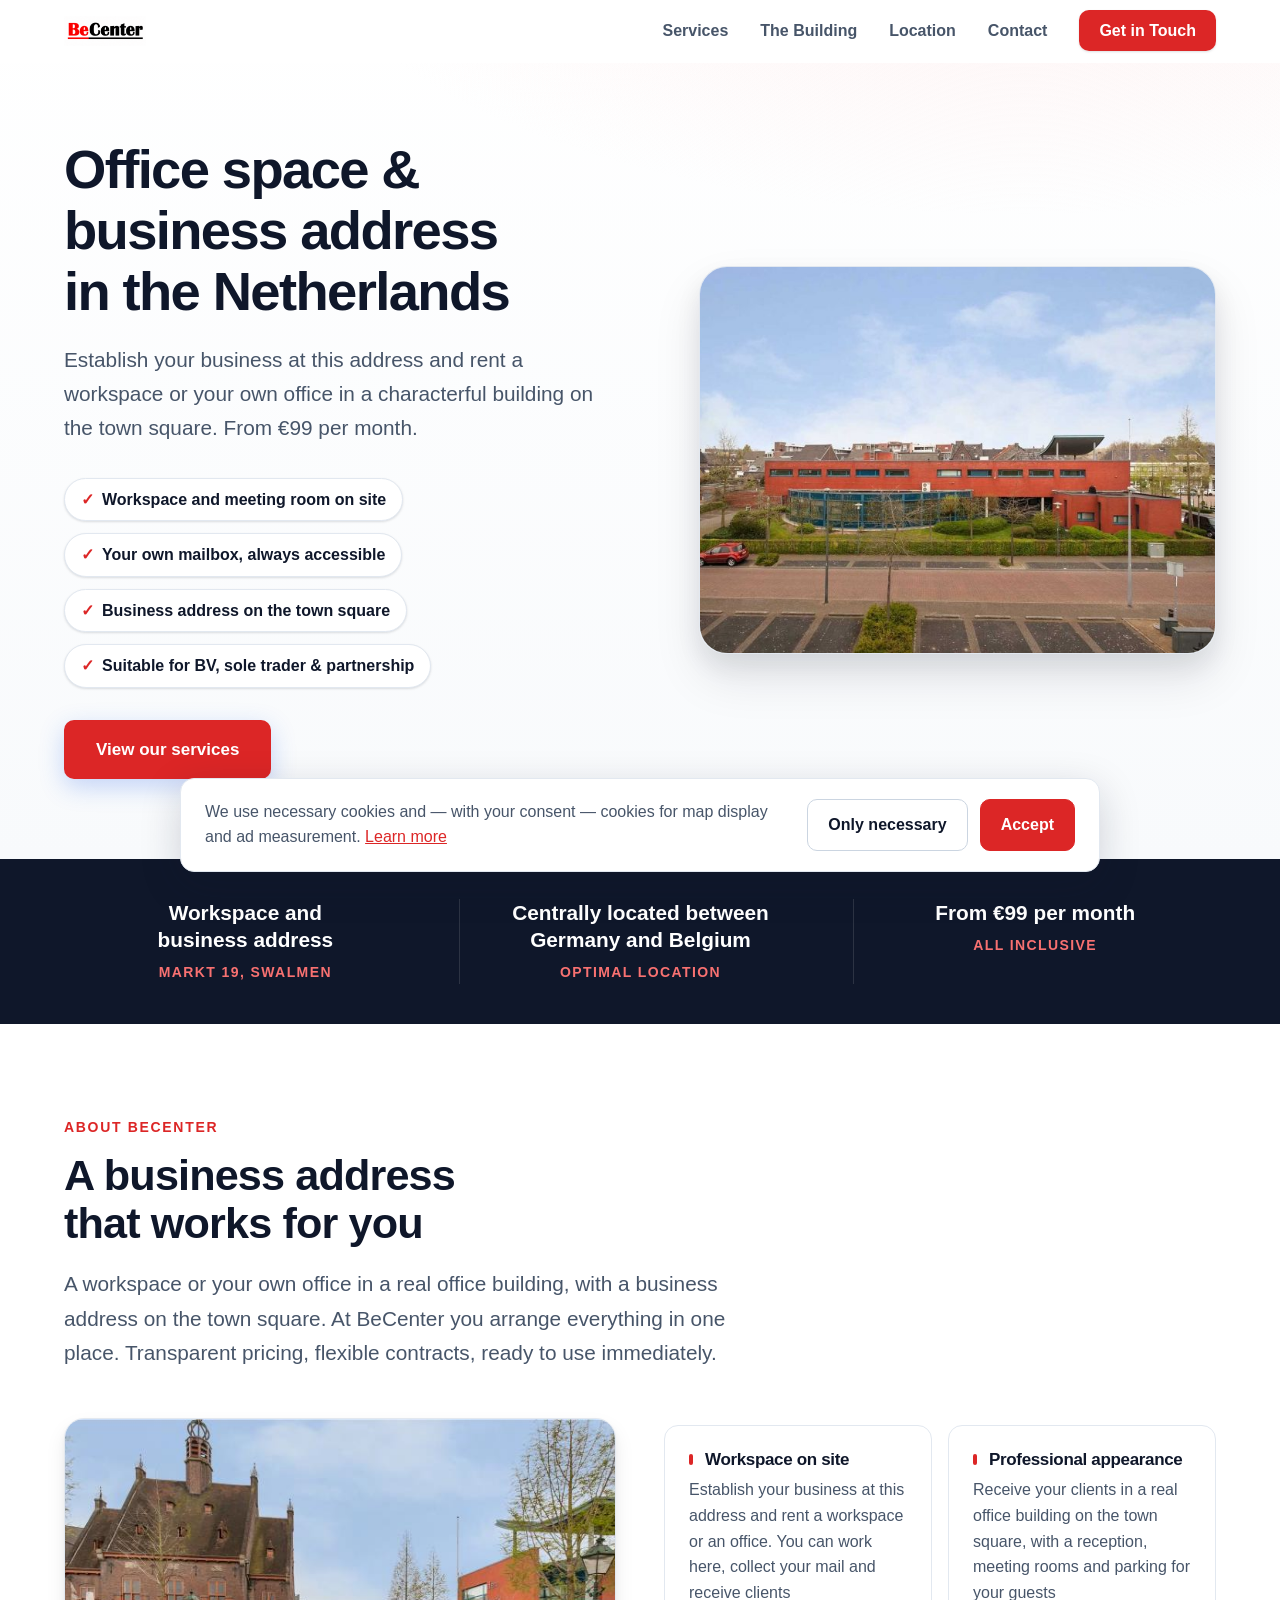
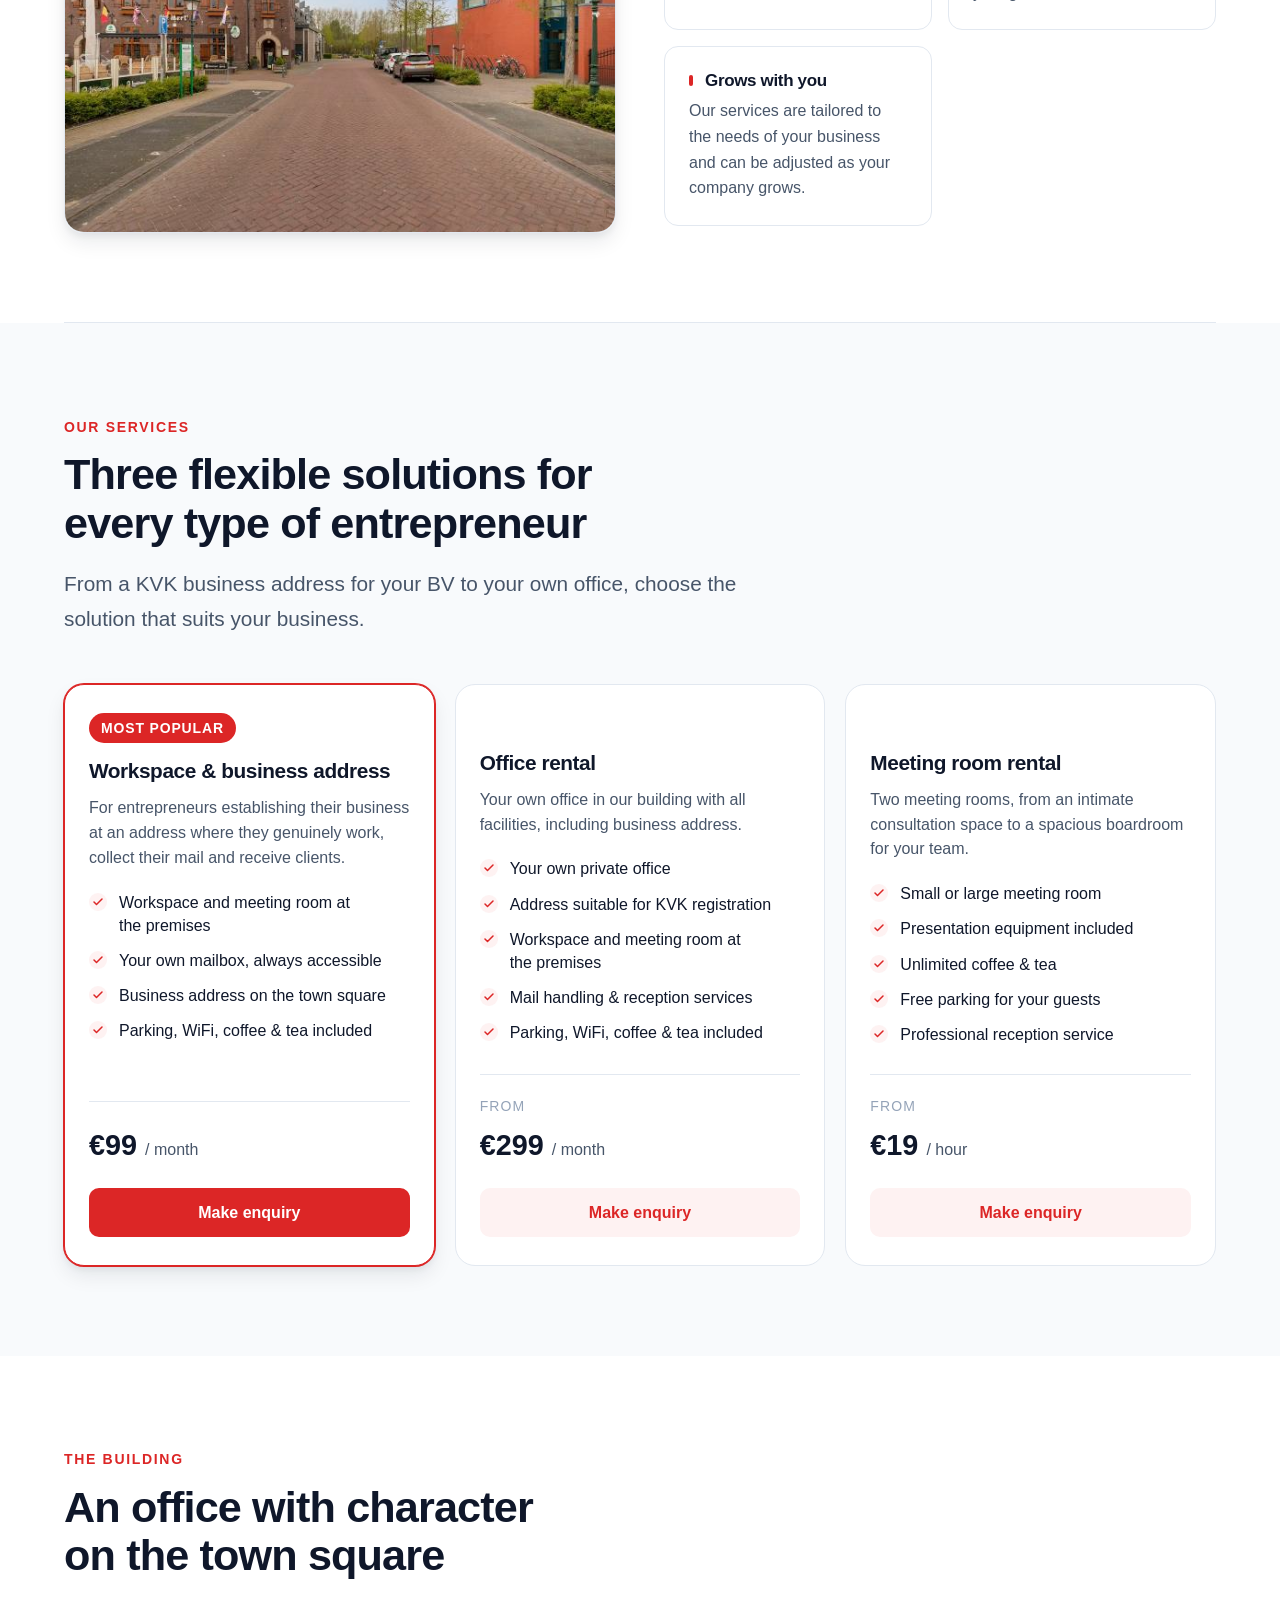
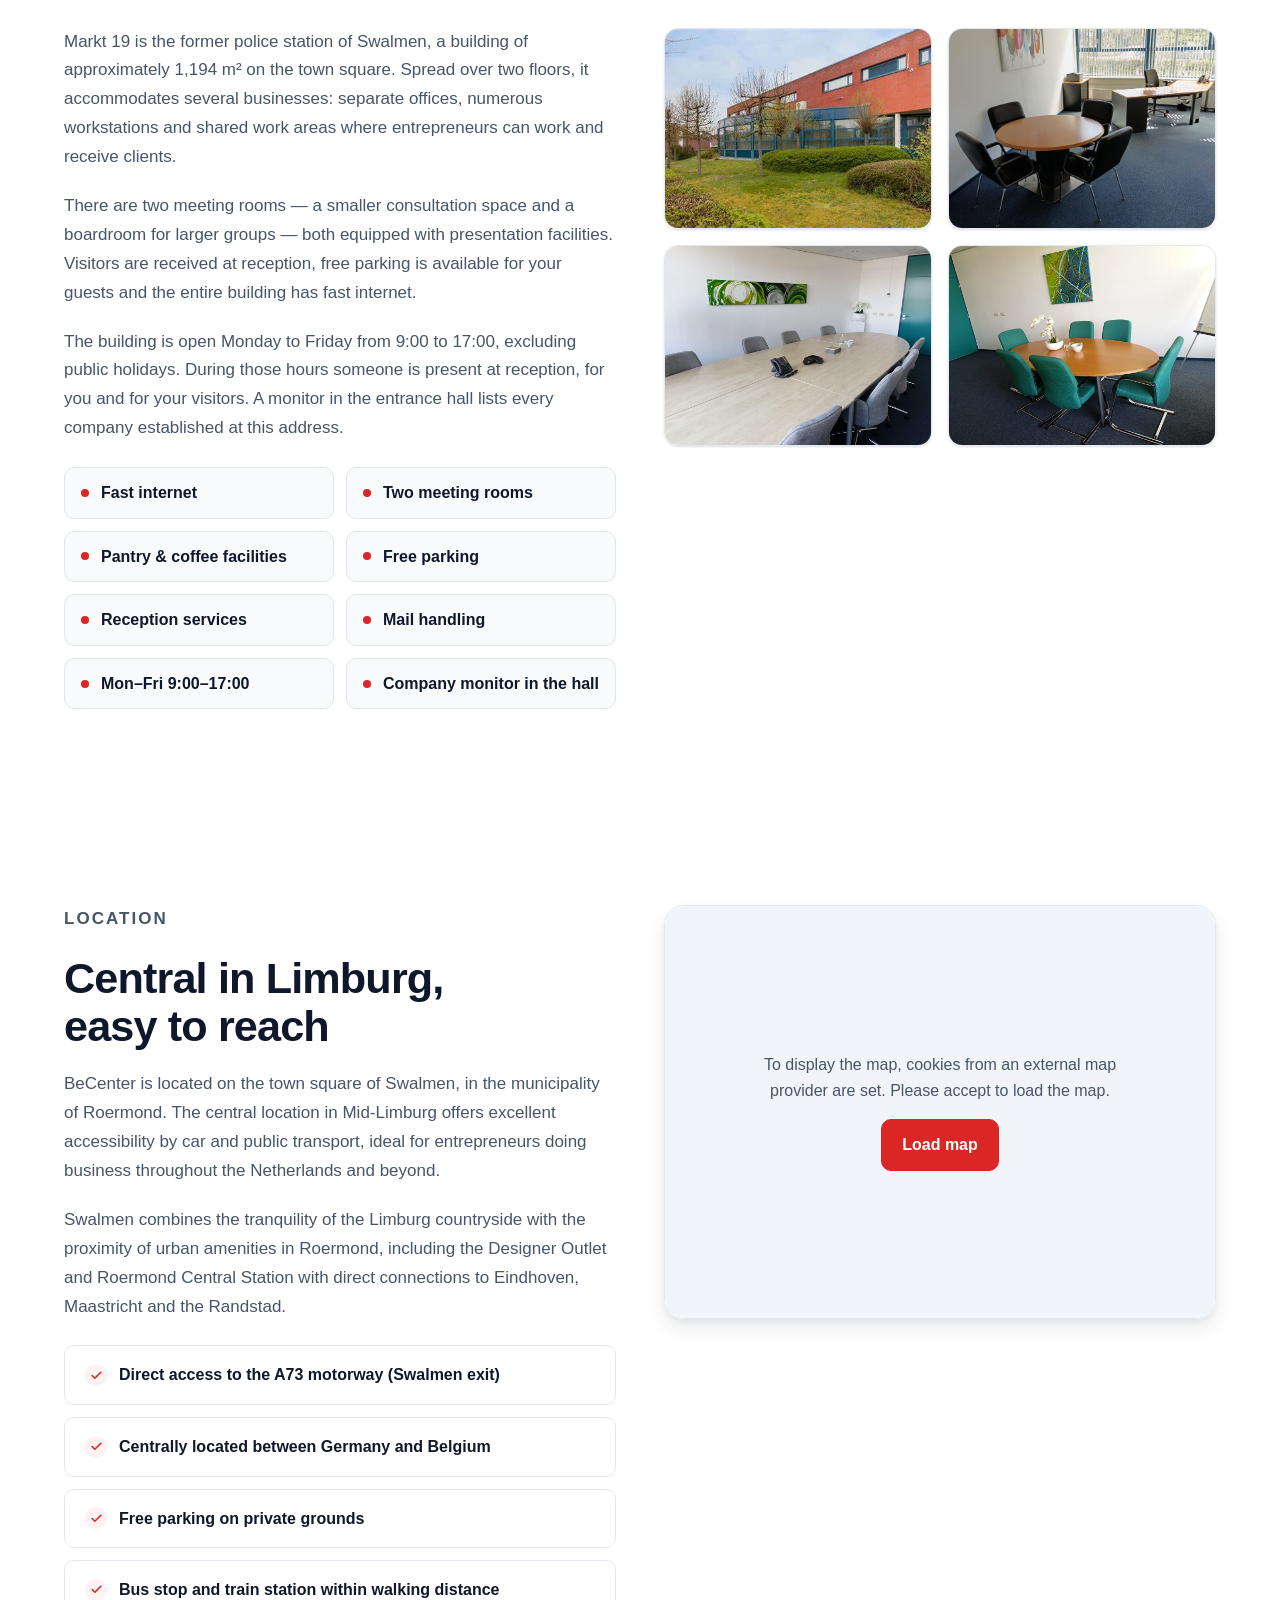
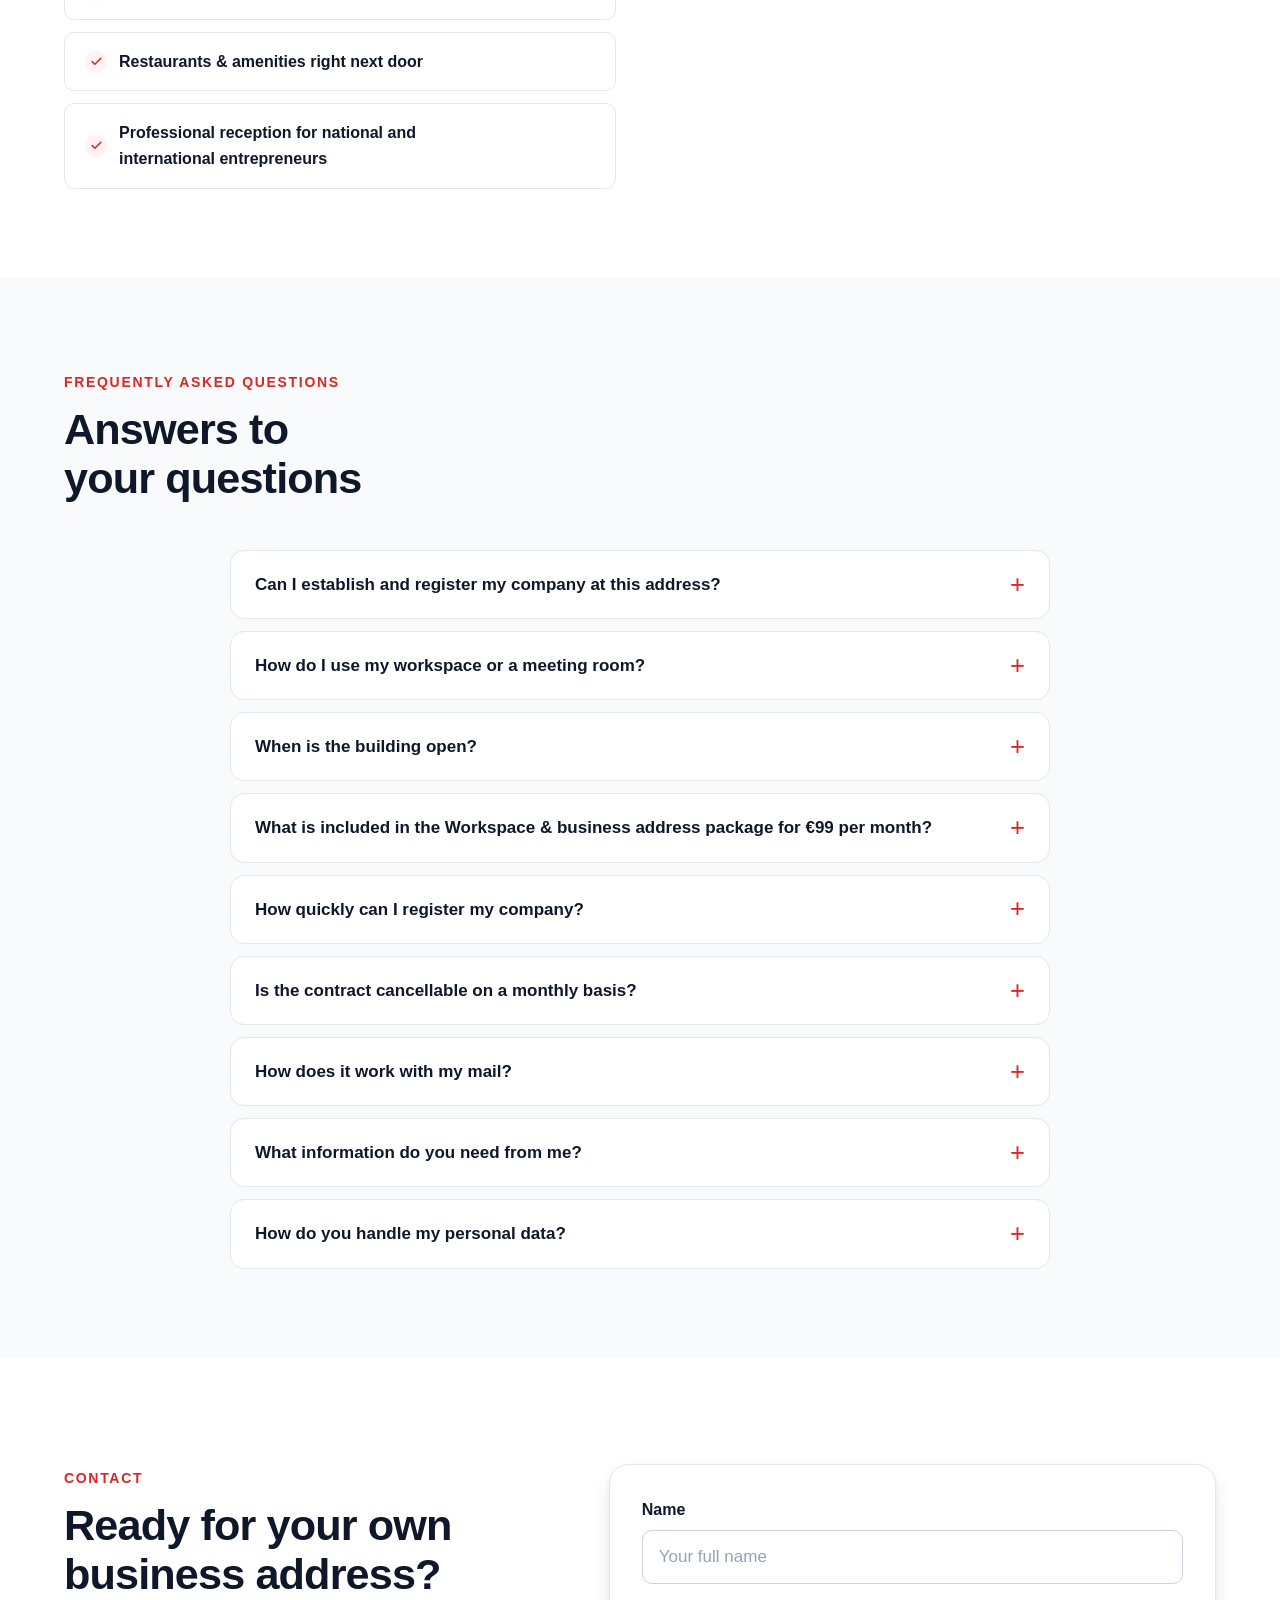
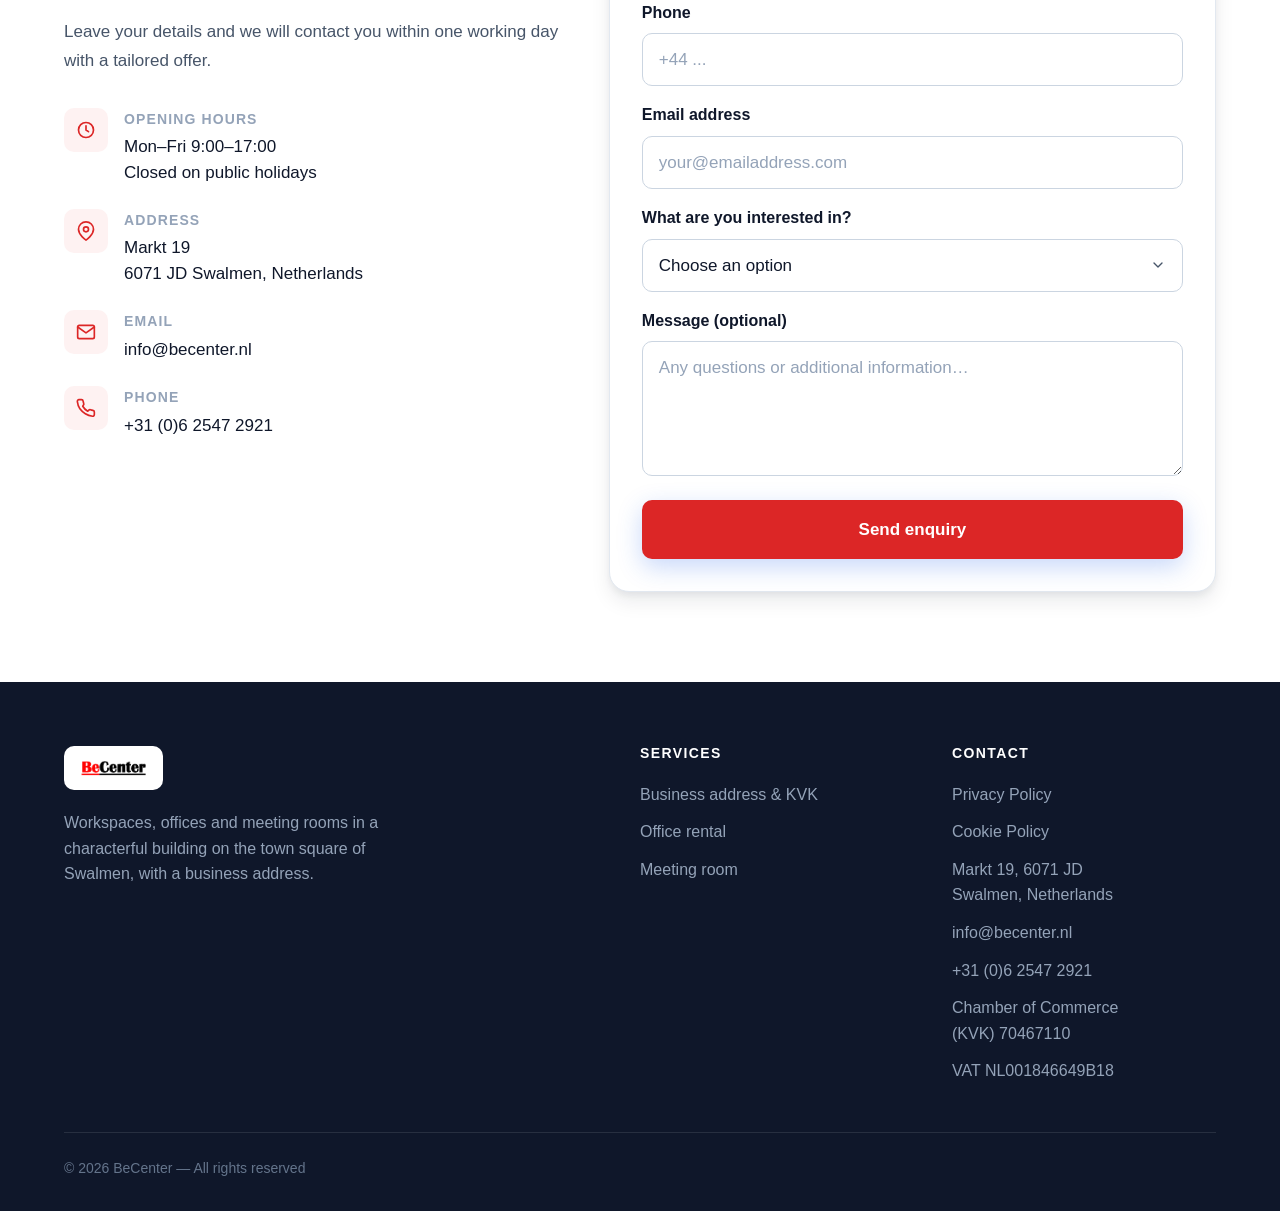
<file: index.html>
<!DOCTYPE html>
<html lang="en">
<head>
  <meta charset="UTF-8">
  <meta name="viewport" content="width=device-width, initial-scale=1.0">
  <title>BeCenter — Office Space &amp; Business Address in the Netherlands</title>
  <meta name="description" content="Business address for Chamber of Commerce registration from €99 per month. Office rental in Swalmen (Roermond). Suitable for BV, sole trader and partnerships.">
  <meta name="keywords" content="office space Netherlands, rent a desk Limburg, office rental Roermond, meeting room Roermond, business address Swalmen">
  <link rel="icon" href="data:image/svg+xml,%3Csvg xmlns='http://www.w3.org/2000/svg' viewBox='0 0 32 32'%3E%3Crect width='32' height='32' fill='%23ffffff' rx='4'/%3E%3Ctext x='50%25' y='52%25' dominant-baseline='central' text-anchor='middle' font-family='Helvetica%2C Arial%2C sans-serif' font-weight='bold' font-size='17' fill='%23DC2626'%3EBe%3C/text%3E%3C/svg%3E">
  <link rel="stylesheet" href="./base.css?v=3">
  <link rel="stylesheet" href="./style.css?v=3">
</head>
<body id="top">

  <!-- ─── Navigation ─── -->
  <nav id="nav" class="nav" aria-label="Main navigation">
    <div class="nav__inner">
      <a href="#hero" class="nav__logo" aria-label="BeCenter homepage">
        <img src="./Becenter.png" alt="BeCenter" class="nav__logo-img">
      </a>
      <button id="hamburger" class="nav__hamburger" aria-label="Open menu" aria-expanded="false" aria-controls="nav-links">
        <span></span><span></span><span></span>
      </button>
      <ul id="nav-links" class="nav__links" role="list">
        <li><a href="#diensten" class="nav__link">Services</a></li>
        <li><a href="#pand" class="nav__link">The Building</a></li>
        <li><a href="#locatie" class="nav__link">Location</a></li>
        <li><a href="#contact" class="nav__link">Contact</a></li>
        <li><a href="#contact" class="nav__cta">Get in Touch</a></li>
      </ul>
    </div>
  </nav>

  <!-- ─── Hero ─── -->
  <section id="hero" class="hero">
    <div class="hero__inner">
      <div class="hero__content reveal">
        <h1 class="hero__title">Office space&nbsp;&amp; business address in&nbsp;the Netherlands</h1>
        <p class="hero__subtitle">Establish your business at this address and rent a workspace or your own office in a characterful building on the town square. From €99 per month.</p>
        <div class="hero__trust" aria-label="Key features">
          <span class="hero__trust-item">Workspace and meeting room on site</span>
          <span class="hero__trust-item">Your own mailbox, always accessible</span>
          <span class="hero__trust-item">Business address on the town square</span>
          <span class="hero__trust-item">Suitable for BV, sole trader &amp; partnership</span>
        </div>
        <div class="hero__actions">
          <a href="#diensten" class="hero__cta">View our services</a>
        </div>
      </div>
      <div class="hero__image-col reveal">
        <div class="hero__image-wrapper">
          <img src="./office-address-netherlands-swalmen.jpg" alt="Office address Netherlands – BeCenter office building in Swalmen near Roermond" width="760" height="560" loading="eager">
        </div>
      </div>
    </div>
  </section>

  <!-- ─── Stats Bar ─── -->
  <div class="stats" aria-label="Key figures">
    <div class="stats__inner">
      <div>
        <p class="stat__value">Workspace and business address</p>
        <p class="stat__label">Markt 19, Swalmen</p>
      </div>
      <div>
        <p class="stat__value">Centrally located between Germany and Belgium</p>
        <p class="stat__label">Optimal location</p>
      </div>
      <div>
        <p class="stat__value">From €99 per month</p>
        <p class="stat__label">All inclusive</p>
      </div>
    </div>
  </div>

  <!-- ─── About ─── -->
  <section id="about" class="about section">
    <div class="container">
      <p class="section__label">About BeCenter</p>
      <h2 class="section__title">A business address that works for you</h2>
      <p class="section__text">A workspace or your own office in a real office building, with a business address on the town square. At BeCenter you arrange everything in one place. Transparent pricing, flexible contracts, ready to use immediately.</p>
      <div class="about__grid reveal">
        <div class="about__image-wrapper">
          <img src="./office-town-square-swalmen.jpg" alt="Rent an office on the town square in Swalmen, central in the Netherlands" width="600" height="480" loading="lazy">
          <div class="about__image-accent"></div>
        </div>
        <div class="about__cards">
          <div class="about__card">
            <h3 class="about__card-title">Workspace on site</h3>
            <p class="about__card-desc">Establish your business at this address and rent a workspace or an office. You can work here, collect your mail and receive clients</p>
          </div>
          <div class="about__card">
            <h3 class="about__card-title">Professional appearance</h3>
            <p class="about__card-desc">Receive your clients in a real office building on the town square, with a reception, meeting rooms and parking for your guests</p>
          </div>
          <div class="about__card">
            <h3 class="about__card-title">Grows with you</h3>
            <p class="about__card-desc">Our services are tailored to the needs of your business and can be adjusted as your company grows.</p>
          </div>
        </div>
      </div>
    </div>
  </section>

  <!-- ─── Divider ─── -->
  <div class="divider"><div class="divider__line"></div></div>

  <!-- ─── Services ─── -->
  <section id="diensten" class="services section">
    <div class="container">
      <div class="section__header reveal">
        <p class="section__label">Our Services</p>
        <h2 class="section__title">Three flexible solutions for every type of entrepreneur</h2>
        <p class="section__sub">From a KVK business address for your BV to your own office, choose the solution that suits your business.</p>
      </div>
      <div class="services__grid services__grid--four">

        <article class="service-card service-card--featured reveal">
          <p class="service-card__badge">Most popular</p>
          <h3 class="service-card__title">Workspace &amp; business address</h3>
          <p class="service-card__desc">For entrepreneurs establishing their business at an address where they genuinely work, collect their mail and receive clients.</p>
          <ul class="service-card__features" role="list">
            <li class="service-card__feature">Workspace and meeting room at the premises</li>
            <li class="service-card__feature">Your own mailbox, always accessible</li>
            <li class="service-card__feature">Business address on the town square</li>
            <li class="service-card__feature">Parking, WiFi, coffee &amp; tea included</li>
          </ul>
          <div class="service-card__price">
            <p class="service-card__price-value">€99 <span class="service-card__price-period">/ month</span></p>
          </div>
          <a href="#contact" class="service-card__cta">Make enquiry</a>
        </article>

        <article class="service-card reveal">
          <h3 class="service-card__title">Office rental</h3>
          <p class="service-card__desc">Your own office in our building with all facilities, including business address.</p>
          <ul class="service-card__features" role="list">
            <li class="service-card__feature">Your own private office</li>
            <li class="service-card__feature">Address suitable for KVK registration</li>
            <li class="service-card__feature">Workspace and meeting room at the premises</li>
            <li class="service-card__feature">Mail handling &amp; reception services</li>
            <li class="service-card__feature">Parking, WiFi, coffee &amp; tea included</li>
          </ul>
          <div class="service-card__price">
            <p class="service-card__price-label">From</p>
            <p class="service-card__price-value">€299 <span class="service-card__price-period">/ month</span></p>
          </div>
          <a href="#contact" class="service-card__cta">Make enquiry</a>
        </article>

        <article class="service-card reveal">
          <h3 class="service-card__title">Meeting room rental</h3>
          <p class="service-card__desc">Two meeting rooms, from an intimate consultation space to a spacious boardroom for your team.</p>
          <ul class="service-card__features" role="list">
            <li class="service-card__feature">Small or large meeting room</li>
            <li class="service-card__feature">Presentation equipment included</li>
            <li class="service-card__feature">Unlimited coffee &amp; tea</li>
            <li class="service-card__feature">Free parking for your guests</li>
            <li class="service-card__feature">Professional reception service</li>
          </ul>
          <div class="service-card__price">
            <p class="service-card__price-label">From</p>
            <p class="service-card__price-value">€19 <span class="service-card__price-period">/ hour</span></p>
          </div>
          <a href="#contact" class="service-card__cta">Make enquiry</a>
        </article>

        

        

      </div>
    </div>
  </section>

  <!-- ─── The Building ─── -->
  <section id="pand" class="pand section">
    <div class="container">
      <p class="section__label">The Building</p>
      <h2 class="section__title">An office with character on the town square</h2>
      <div class="pand__content reveal">
        <div class="pand__text">
          <p>Markt 19 is the former police station of Swalmen, a building of approximately 1,194 m&#178; on the town square. Spread over two floors, it accommodates several businesses: separate offices, numerous workstations and shared work areas where entrepreneurs can work and receive clients.</p>
          <p>There are two meeting rooms &mdash; a smaller consultation space and a boardroom for larger groups &mdash; both equipped with presentation facilities. Visitors are received at reception, free parking is available for your guests and the entire building has fast internet.</p>
          <p>The building is open Monday to Friday from 9:00 to 17:00, excluding public holidays. During those hours someone is present at reception, for you and for your visitors. A monitor in the entrance hall lists every company established at this address.</p>
          <div class="pand__facilities">
            <div class="pand__facility">Fast internet</div>
            <div class="pand__facility">Two meeting rooms</div>
            <div class="pand__facility">Pantry &amp; coffee facilities</div>
            <div class="pand__facility">Free parking</div>
            <div class="pand__facility">Reception services</div>
            <div class="pand__facility">Mail handling</div>
            <div class="pand__facility">Mon&ndash;Fri 9:00&ndash;17:00</div>
            <div class="pand__facility">Company monitor in the hall</div>
          </div>
        </div>
        <div class="pand__gallery">
          <div class="pand__gallery-item"><img src="./office-building-swalmen-exterior.jpg"   alt="Exterior of the BeCenter office building in Swalmen"  loading="lazy" width="600" height="400"></div>
          <div class="pand__gallery-item"><img src="./office-space-rental-swalmen.jpg"      alt="Office space at BeCenter in the Netherlands"      loading="lazy" width="600" height="400"></div>
          <div class="pand__gallery-item"><img src="./boardroom-meeting-room-netherlands.jpg"    alt="Large boardroom at BeCenter Swalmen"         loading="lazy" width="600" height="400"></div>
          <div class="pand__gallery-item"><img src="./meeting-room-roermond.jpg"     alt="Meeting room at BeCenter near Roermond"      loading="lazy" width="600" height="400"></div>
        </div>
      </div>
    </div>
  </section>

  <!-- ─── Location ─── -->
  <section id="locatie" class="locatie section">
    <div class="container">
      <div class="location__content reveal">
        <div class="location__text">
          <p class="section__label">Location</p>
          <h2 class="section__title">Central in Limburg, easy to reach</h2>
          <p>BeCenter is located on the town square of Swalmen, in the municipality of Roermond. The central location in Mid-Limburg offers excellent accessibility by car and public transport, ideal for entrepreneurs doing business throughout the Netherlands and beyond.</p>
          <p>Swalmen combines the tranquility of the Limburg countryside with the proximity of urban amenities in Roermond, including the Designer Outlet and Roermond Central Station with direct connections to Eindhoven, Maastricht and the Randstad.</p>
          <ul class="location__highlights" role="list">
            <li class="location__highlight">Direct access to the A73 motorway (Swalmen exit)</li>
            <li class="location__highlight">Centrally located between Germany and Belgium</li>
            <li class="location__highlight">Free parking on private grounds</li>
            <li class="location__highlight">Bus stop and train station within walking distance</li>
            <li class="location__highlight">Restaurants &amp; amenities right next door</li>
            <li class="location__highlight">Professional reception for national and international entrepreneurs</li>
          </ul>
        </div>
        <div class="location__map-wrapper">
          <iframe
            data-cookiesrc="https://www.google.com/maps?q=Markt+19,+6071+JD+Swalmen&output=embed&z=8"
            width="600" height="420" style="border:0;" allowfullscreen="" loading="lazy"
            referrerpolicy="no-referrer-when-downgrade"
            title="BeCenter location, Markt 19 Swalmen">
          </iframe>
        </div>
      </div>
    </div>
  </section>

  <!-- ─── FAQ ─── -->
  <section id="faq" class="faq section">
    <div class="container">
      <div class="section__header reveal">
        <p class="section__label">Frequently Asked Questions</p>
        <h2 class="section__title">Answers to your questions</h2>
      </div>
      <dl class="faq__list reveal">

        <div class="faq__item">
          <dt><button class="faq__question" aria-expanded="false">Can I establish and register my company at this address?</button></dt>
          <dd class="faq__answer"><p>Yes. You establish your business at Markt 19 in Swalmen and rent a workspace or office there. You then register at that business address with the Chamber of Commerce (KVK).</p></dd>
        </div>

        <div class="faq__item">
          <dt><button class="faq__question" aria-expanded="false">How do I use my workspace or a meeting room?</button></dt>
          <dd class="faq__answer"><p>As a client you have access to the workspaces and meeting rooms in the building. Book in advance by email at <a href="mailto:info@becenter.nl">info@becenter.nl</a> or by phone on <a href="tel:+31625472921">+31 (0)6 2547 2921</a>, and a place will be ready for you during opening hours. We confirm the same working day.</p></dd>
        </div>

        <div class="faq__item">
          <dt><button class="faq__question" aria-expanded="false">When is the building open?</button></dt>
          <dd class="faq__answer"><p>Monday to Friday from 9:00 to 17:00, excluding public holidays. During those hours someone is present at reception, and you can work there, collect your mail or receive clients. Your company is listed on the company monitor in the entrance hall.</p></dd>
        </div>

        <div class="faq__item">
          <dt><button class="faq__question" aria-expanded="false">What is included in the Workspace &amp; business address package for €99 per month?</button></dt>
          <dd class="faq__answer"><p>The package includes: access to a workspace and meeting room on site, your own mailbox, reception services, free parking, WiFi, coffee and tea, and the business address at Markt 19. No hidden costs.</p></dd>
        </div>

        <div class="faq__item">
          <dt><button class="faq__question" aria-expanded="false">How quickly can I register my company?</button></dt>
          <dd class="faq__answer"><p>After receiving your request and payment, we will send you the rental agreement within one working day. You can then register at this business address with the Chamber of Commerce.</p></dd>
        </div>

        

        <div class="faq__item">
          <dt><button class="faq__question" aria-expanded="false">Is the contract cancellable on a monthly basis?</button></dt>
          <dd class="faq__answer"><p>Yes, all our subscriptions (business address and office) are cancellable on a monthly basis. No long contracts, no hidden costs.</p></dd>
        </div>

        <div class="faq__item">
          <dt><button class="faq__question" aria-expanded="false">How does it work with my mail?</button></dt>
          <dd class="faq__answer"><p>Your mail is kept in your own mailbox at Markt 19, to which you have permanent access. If you prefer, mail can also be forwarded.</p></dd>
        </div>

        

        <div class="faq__item">
          <dt><button class="faq__question" aria-expanded="false">What information do you need from me?</button></dt>
          <dd class="faq__answer"><p>For the KVK registration and our legal checks (Wwft) we need: a valid identity document (passport or ID card) of the director(s) and the ultimate beneficial owner(s), your company details (e.g. Chamber of Commerce number) and a brief description of your activities. We also run a sanctions and PEP check. This keeps us compliant and protects you and us against misuse.</p></dd>
        </div>

        <div class="faq__item">
          <dt><button class="faq__question" aria-expanded="false">How do you handle my personal data?</button></dt>
          <dd class="faq__answer"><p>We only process the data required for the service and our legal obligations, securely and no longer than permitted. Read more in our <a href="./privacy-policy.html">privacy policy</a>.</p></dd>
        </div>

      </dl>
    </div>
  </section>

  <!-- ─── Contact ─── -->
  <section id="contact" class="contact section">
    <div class="container">
      <div class="contact__content reveal">

        <div class="contact__info">
          <div>
            <p class="section__label">Contact</p>
            <h2 class="section__title">Ready for your own business address?</h2>
            <p style="color: var(--color-text-muted); line-height: 1.7; margin-top: var(--space-4);">Leave your details and we will contact you within one working day with a tailored offer.</p>
          </div>
          <div class="contact__info-item">
            <div class="contact__info-icon">
              <svg width="18" height="18" viewBox="0 0 24 24" fill="none" stroke="currentColor" stroke-width="2" stroke-linecap="round" stroke-linejoin="round" aria-hidden="true"><circle cx="12" cy="12" r="9"/><path d="M12 7v5l3 2"/></svg>
            </div>
            <div>
              <p class="contact__info-label">Opening hours</p>
              <p class="contact__info-value">Mon&ndash;Fri 9:00&ndash;17:00<br>Closed on public holidays</p>
            </div>
          </div>

          <div class="contact__info-item">
            <div class="contact__info-icon">
              <svg width="18" height="18" viewBox="0 0 24 24" fill="none" stroke="currentColor" stroke-width="2" stroke-linecap="round" stroke-linejoin="round" aria-hidden="true"><path d="M21 10c0 7-9 13-9 13s-9-6-9-13a9 9 0 0 1 18 0z"/><circle cx="12" cy="10" r="3"/></svg>
            </div>
            <div>
              <p class="contact__info-label">Address</p>
              <p class="contact__info-value">Markt 19<br>6071 JD Swalmen, Netherlands</p>
            </div>
          </div>
          <div class="contact__info-item">
            <div class="contact__info-icon">
              <svg width="18" height="18" viewBox="0 0 24 24" fill="none" stroke="currentColor" stroke-width="2" stroke-linecap="round" stroke-linejoin="round" aria-hidden="true"><path d="M4 4h16c1.1 0 2 .9 2 2v12c0 1.1-.9 2-2 2H4c-1.1 0-2-.9-2-2V6c0-1.1.9-2 2-2z"/><polyline points="22,6 12,13 2,6"/></svg>
            </div>
            <div>
              <p class="contact__info-label">Email</p>
              <p class="contact__info-value"><a href="mailto:info@becenter.nl">info@becenter.nl</a></p>
            </div>
          </div>
          <div class="contact__info-item">
            <div class="contact__info-icon">
              <svg width="18" height="18" viewBox="0 0 24 24" fill="none" stroke="currentColor" stroke-width="2" stroke-linecap="round" stroke-linejoin="round" aria-hidden="true"><path d="M22 16.92v3a2 2 0 0 1-2.18 2 19.79 19.79 0 0 1-8.63-3.07A19.5 19.5 0 0 1 4.69 13a19.79 19.79 0 0 1-3.07-8.67A2 2 0 0 1 3.56 2h3a2 2 0 0 1 2 1.72c.127.96.361 1.903.7 2.81a2 2 0 0 1-.45 2.11L8.09 9.91a16 16 0 0 0 6 6l1.27-1.27a2 2 0 0 1 2.11-.45c.907.339 1.85.573 2.81.7A2 2 0 0 1 22 16.92z"/></svg>
            </div>
            <div>
              <p class="contact__info-label">Phone</p>
              <p class="contact__info-value"><a href="tel:+31625472921">+31 (0)6 2547 2921</a></p>
            </div>
          </div>
        </div>

        <form id="contact-form" class="contact__form" novalidate>
          <input type="hidden" name="access_key" value="718c6f82-538b-4ca0-a98d-68ac909993b3">
          <input type="hidden" name="cc" value="info@becenter.nl">
          <input type="hidden" name="subject" value="New enquiry via officeaddressnetherlands.com">
          <input type="hidden" name="from_name" value="BeCenter Website EN">

          <div class="form-group">
            <label for="naam">Name</label>
            <input id="naam" name="name" type="text" placeholder="Your full name" required>
          </div>
          <div class="form-group">
            <label for="telefoon">Phone</label>
            <input id="telefoon" name="phone" type="tel" placeholder="+44 ...">
          </div>
          <div class="form-group">
            <label for="email">Email address</label>
            <input id="email" name="email" type="email" placeholder="your@emailaddress.com" required>
          </div>
          <div class="form-group">
            <label for="interesse">What are you interested in?</label>
            <select id="interesse" name="interesse" required>
              <option value="" disabled selected>Choose an option</option>
              <option>Workspace &amp; business address (€99 p/m)</option>
              <option>Office rental (€299 p/m)</option>
               <option>Meeting room (€19 p/h)</option>
              
              
              <option>Other / Multiple options</option>
            </select>
          </div>
          <div class="form-group">
            <label for="bericht">Message (optional)</label>
            <textarea id="bericht" name="message" rows="4" placeholder="Any questions or additional information…"></textarea>
          </div>
          <button type="submit" class="form__submit">Send enquiry</button>
        </form>

      </div>
    </div>
  </section>

  <!-- ─── Footer ─── -->
  <footer class="footer">
    <div class="footer__inner">
      <div class="footer__top">
        <div class="footer__brand">
          <div class="footer__brand-logo"><a href="#top" aria-label="Terug naar boven"><img src="./logo.png" alt="BeCenter" class="footer__logo-img"></a></div>
          <p class="footer__brand-desc">Workspaces, offices and meeting rooms in a characterful building on the town square of Swalmen, with a business address.</p>
        </div>
        <div>
          <h3 class="footer__col-title">Services</h3>
          <ul class="footer__links" role="list">
            <li><a href="#diensten">Business address &amp; KVK</a></li>
            <li><a href="#diensten">Office rental</a></li>
             <li><a href="#diensten">Meeting room</a></li>
            
            
          </ul>
        </div>
        <div>
          <h3 class="footer__col-title">Contact</h3>
          <ul class="footer__links" role="list">
            <li><a href="./privacy-policy.html">Privacy Policy</a></li>
            <li><a href="./cookie-policy.html">Cookie Policy</a></li>
            <li>Markt 19, 6071 JD Swalmen, Netherlands</li>
            <li><a href="mailto:info@becenter.nl">info@becenter.nl</a></li>
            <li><a href="tel:+31625472921">+31 (0)6 2547 2921</a></li>
            <li>Chamber of Commerce (KVK) 70467110</li>
            <li>VAT NL001846649B18</li>
          </ul>
        </div>
      </div>
      <div class="footer__bottom">
        <p class="footer__copyright">© 2026 BeCenter — All rights reserved</p>
      </div>
    </div>
  </footer>

  <script src="./cookie.js?v=3"></script>
  <!-- Google Ads (gtag.js) — laadt ná cookie.js, dus met Consent Mode v2 (standaard: geweigerd) -->
  <script async src="https://www.googletagmanager.com/gtag/js?id=AW-18359968202"></script>
  <script>
    gtag('js', new Date());
    gtag('config', 'AW-18359968202');
    // conversielabel van de conversieactie 'Leadformulier indienen'
    window.ADS_CONVERSION_LABEL = 'hgxpCJvjs-UcEMrD27JE';
  </script>
  <script src="./app.js?v=3"></script>
  <script>
    document.querySelectorAll('.faq__question').forEach(function(btn) {
      btn.addEventListener('click', function() {
        var item = this.closest('.faq__item');
        var isOpen = item.classList.contains('open');
        document.querySelectorAll('.faq__item.open').forEach(function(el) {
          el.classList.remove('open');
          el.querySelector('.faq__question').setAttribute('aria-expanded', 'false');
        });
        if (!isOpen) {
          item.classList.add('open');
          this.setAttribute('aria-expanded', 'true');
        }
      });
    });
  </script>
</body>
</html>
</file>
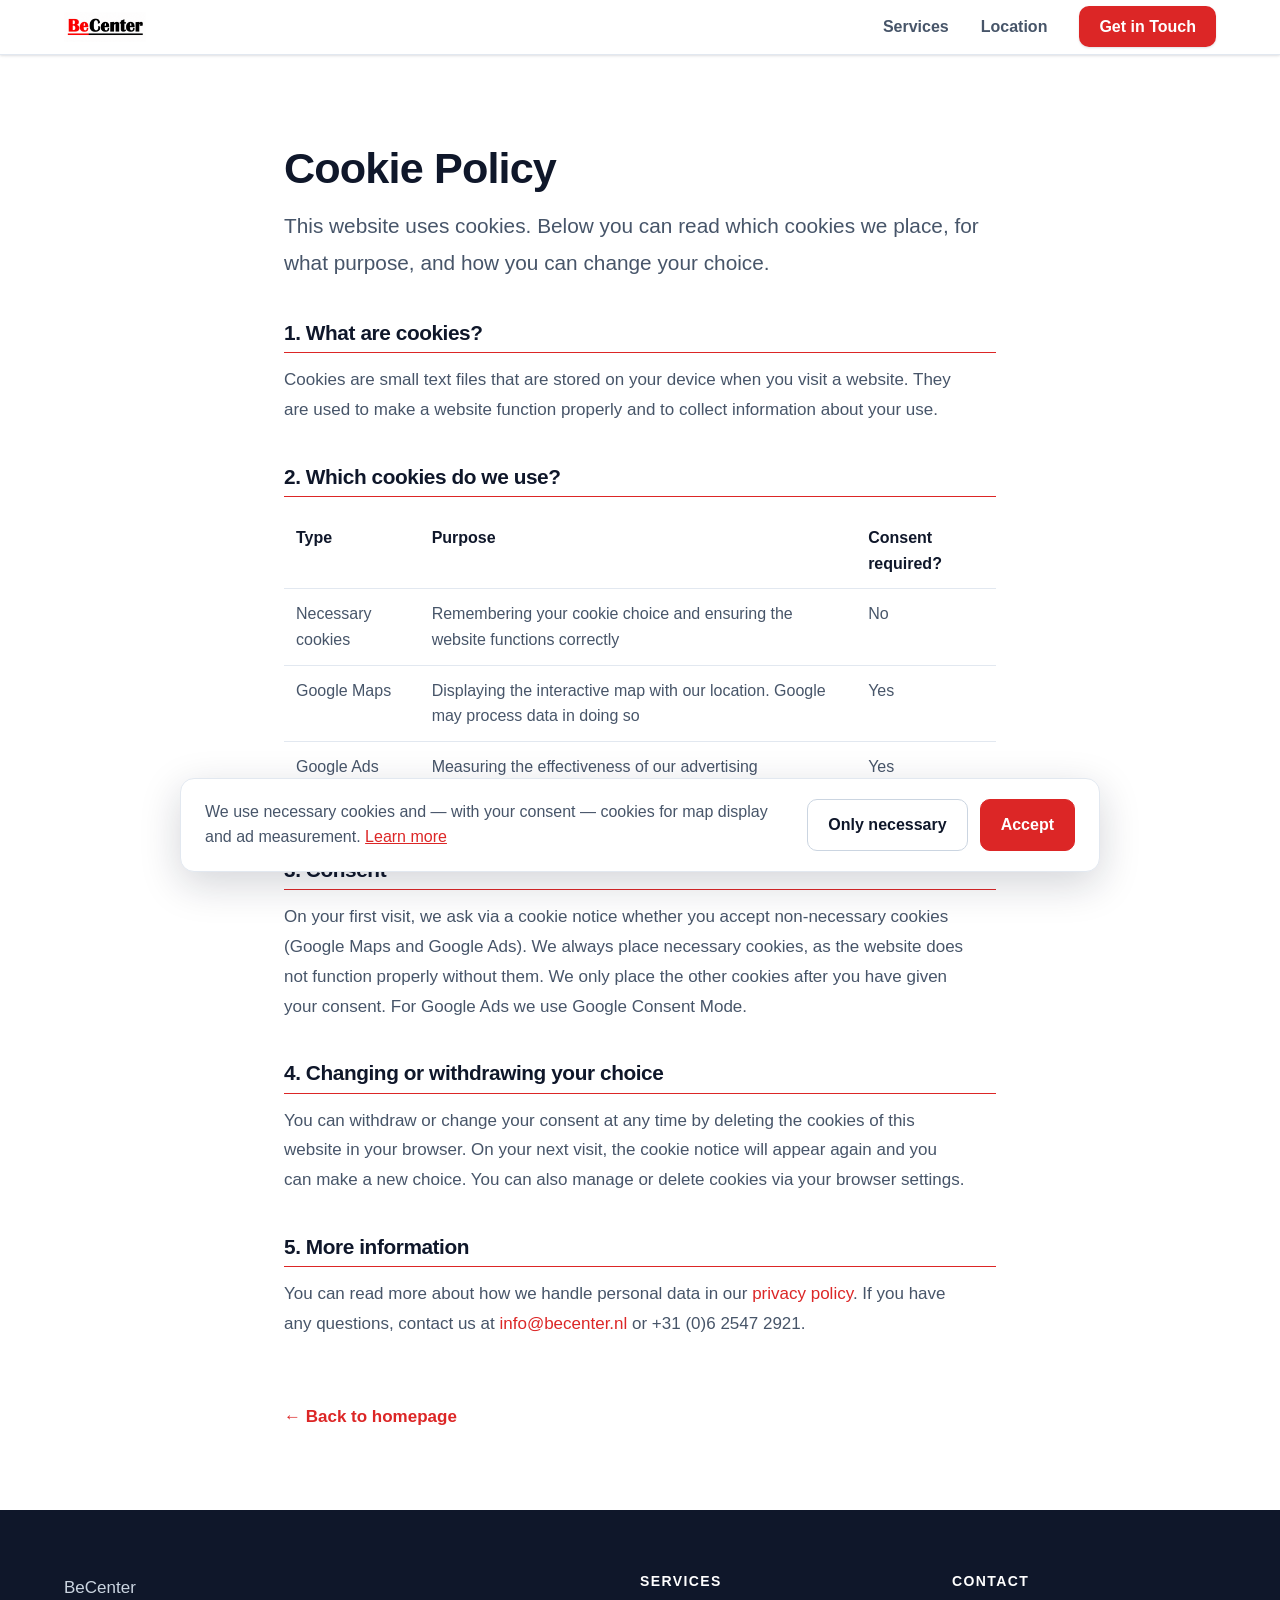
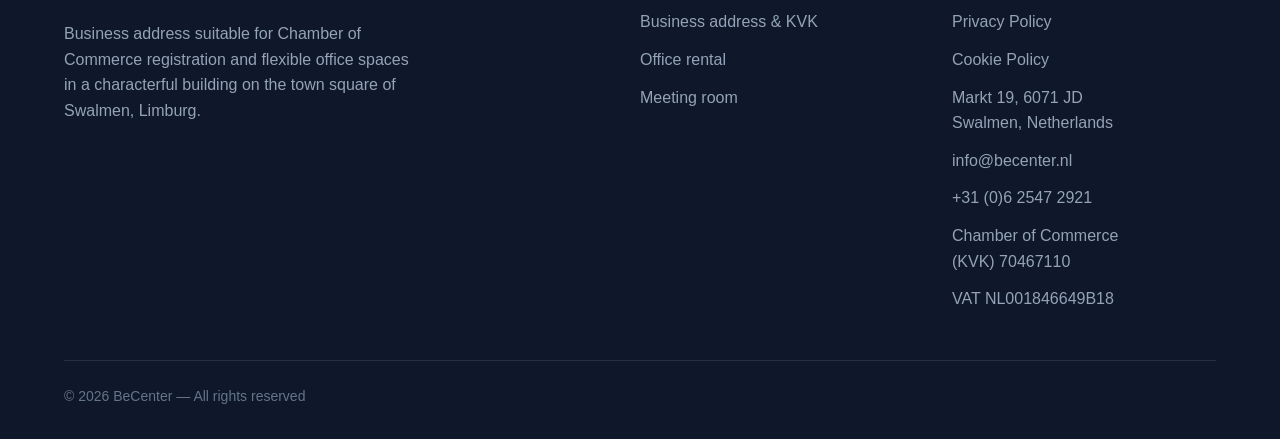
<file: cookie-policy.html>
<!DOCTYPE html>
<html lang="en">
<head>
  <meta charset="UTF-8">
  <meta name="viewport" content="width=device-width, initial-scale=1.0">
  <title>Cookie Policy — BeCenter | Business Address Netherlands</title>
  <meta name="description" content="Cookie Policy of BeCenter — which cookies we use and why.">
  <meta name="robots" content="noindex, follow">
  <link rel="icon" href="data:image/svg+xml,%3Csvg xmlns='http://www.w3.org/2000/svg' viewBox='0 0 32 32'%3E%3Crect width='32' height='32' fill='%23ffffff' rx='4'/%3E%3Ctext x='50%25' y='52%25' dominant-baseline='central' text-anchor='middle' font-family='Helvetica%2C Arial%2C sans-serif' font-weight='bold' font-size='17' fill='%23DC2626'%3EBe%3C/text%3E%3C/svg%3E">
  <link rel="stylesheet" href="./base.css">
  <link rel="stylesheet" href="./style.css">
  <style>
    .legal { padding-top: calc(80px + var(--space-16)); padding-bottom: var(--space-20); }
    .legal__inner { max-width: 760px; margin: 0 auto; padding: 0 var(--space-6); }
    .legal h1 { font-size: var(--text-2xl); margin-bottom: var(--space-4); }
    .legal__intro { color: var(--color-text-muted); font-size: var(--text-lg); line-height: 1.7; margin-bottom: var(--space-10); }
    .legal h2 { font-size: var(--text-lg); color: var(--color-text); margin: var(--space-10) 0 var(--space-3); padding-bottom: var(--space-2); border-bottom: 1px solid var(--color-accent); }
    .legal p { color: var(--color-text-muted); line-height: 1.75; margin-bottom: var(--space-4); }
    .legal strong { color: var(--color-text); }
    .legal a { color: var(--color-accent); }
    .legal table { width: 100%; border-collapse: collapse; margin: var(--space-4) 0 var(--space-6); font-size: var(--text-sm); }
    .legal th, .legal td { text-align: left; padding: var(--space-3); border-bottom: 1px solid var(--color-border); color: var(--color-text-muted); vertical-align: top; }
    .legal th { color: var(--color-text); font-weight: 600; }
    .legal .back { display: inline-flex; align-items: center; gap: var(--space-2); margin-top: var(--space-12); font-weight: 600; color: var(--color-accent); }
  </style>
</head>
<body>

  <nav id="nav" class="nav nav--scrolled" aria-label="Main navigation">
    <div class="nav__inner">
      <a href="./index.html" class="nav__logo" aria-label="BeCenter homepage"><img src="./Becenter.png" alt="BeCenter" class="nav__logo-img"></a>
      <ul class="nav__links" role="list">
        <li><a href="./index.html#diensten" class="nav__link">Services</a></li>
        <li><a href="./index.html#locatie" class="nav__link">Location</a></li>
        <li><a href="./index.html#contact" class="nav__cta">Get in Touch</a></li>
      </ul>
    </div>
  </nav>

  <section class="legal">
    <div class="legal__inner">
      <h1>Cookie Policy</h1>
      <p class="legal__intro">This website uses cookies. Below you can read which cookies we place, for what purpose, and how you can change your choice.</p>

      <h2>1. What are cookies?</h2>
      <p>Cookies are small text files that are stored on your device when you visit a website. They are used to make a website function properly and to collect information about your use.</p>

      <h2>2. Which cookies do we use?</h2>
      <table>
        <tr><th>Type</th><th>Purpose</th><th>Consent required?</th></tr>
        <tr><td>Necessary cookies</td><td>Remembering your cookie choice and ensuring the website functions correctly</td><td>No</td></tr>
        <tr><td>Google Maps</td><td>Displaying the interactive map with our location. Google may process data in doing so</td><td>Yes</td></tr>
        <tr><td>Google Ads</td><td>Measuring the effectiveness of our advertising (conversion measurement)</td><td>Yes</td></tr>
      </table>

      <h2>3. Consent</h2>
      <p>On your first visit, we ask via a cookie notice whether you accept non-necessary cookies (Google Maps and Google Ads). We always place necessary cookies, as the website does not function properly without them. We only place the other cookies after you have given your consent. For Google Ads we use Google Consent Mode.</p>

      <h2>4. Changing or withdrawing your choice</h2>
      <p>You can withdraw or change your consent at any time by deleting the cookies of this website in your browser. On your next visit, the cookie notice will appear again and you can make a new choice. You can also manage or delete cookies via your browser settings.</p>

      <h2>5. More information</h2>
      <p>You can read more about how we handle personal data in our <a href="./privacy-policy.html">privacy policy</a>. If you have any questions, contact us at <a href="mailto:info@becenter.nl">info@becenter.nl</a> or +31 (0)6 2547 2921.</p>

      <a href="./index.html" class="back">← Back to homepage</a>
    </div>
  </section>

  <footer class="footer">
    <div class="footer__inner">
      <div class="footer__top">
        <div class="footer__brand">
          <div class="footer__brand-logo">
            <span class="footer__brand-name">BeCenter</span>
          </div>
          <p class="footer__brand-desc">Business address suitable for Chamber of Commerce registration and flexible office spaces in a characterful building on the town square of Swalmen, Limburg.</p>
        </div>
        <div>
          <h3 class="footer__col-title">Services</h3>
          <ul class="footer__links" role="list">
            <li><a href="./index.html#diensten">Business address &amp; KVK</a></li>
            <li><a href="./index.html#diensten">Office rental</a></li>
            <li><a href="./index.html#diensten">Meeting room</a></li>
          </ul>
        </div>
        <div>
          <h3 class="footer__col-title">Contact</h3>
          <ul class="footer__links" role="list">
            <li><a href="./privacy-policy.html">Privacy Policy</a></li>
            <li><a href="./cookie-policy.html">Cookie Policy</a></li>
            <li>Markt 19, 6071 JD Swalmen, Netherlands</li>
            <li><a href="mailto:info@becenter.nl">info@becenter.nl</a></li>
            <li><a href="tel:+31625472921">+31 (0)6 2547 2921</a></li>
            <li>Chamber of Commerce (KVK) 70467110</li>
            <li>VAT NL001846649B18</li>
          </ul>
        </div>
      </div>
      <div class="footer__bottom">
        <p class="footer__copyright">© 2026 BeCenter — All rights reserved</p>
      </div>
    </div>
  </footer>

  <script src="./cookie.js?v=3"></script>
</body>
</html>
</file>
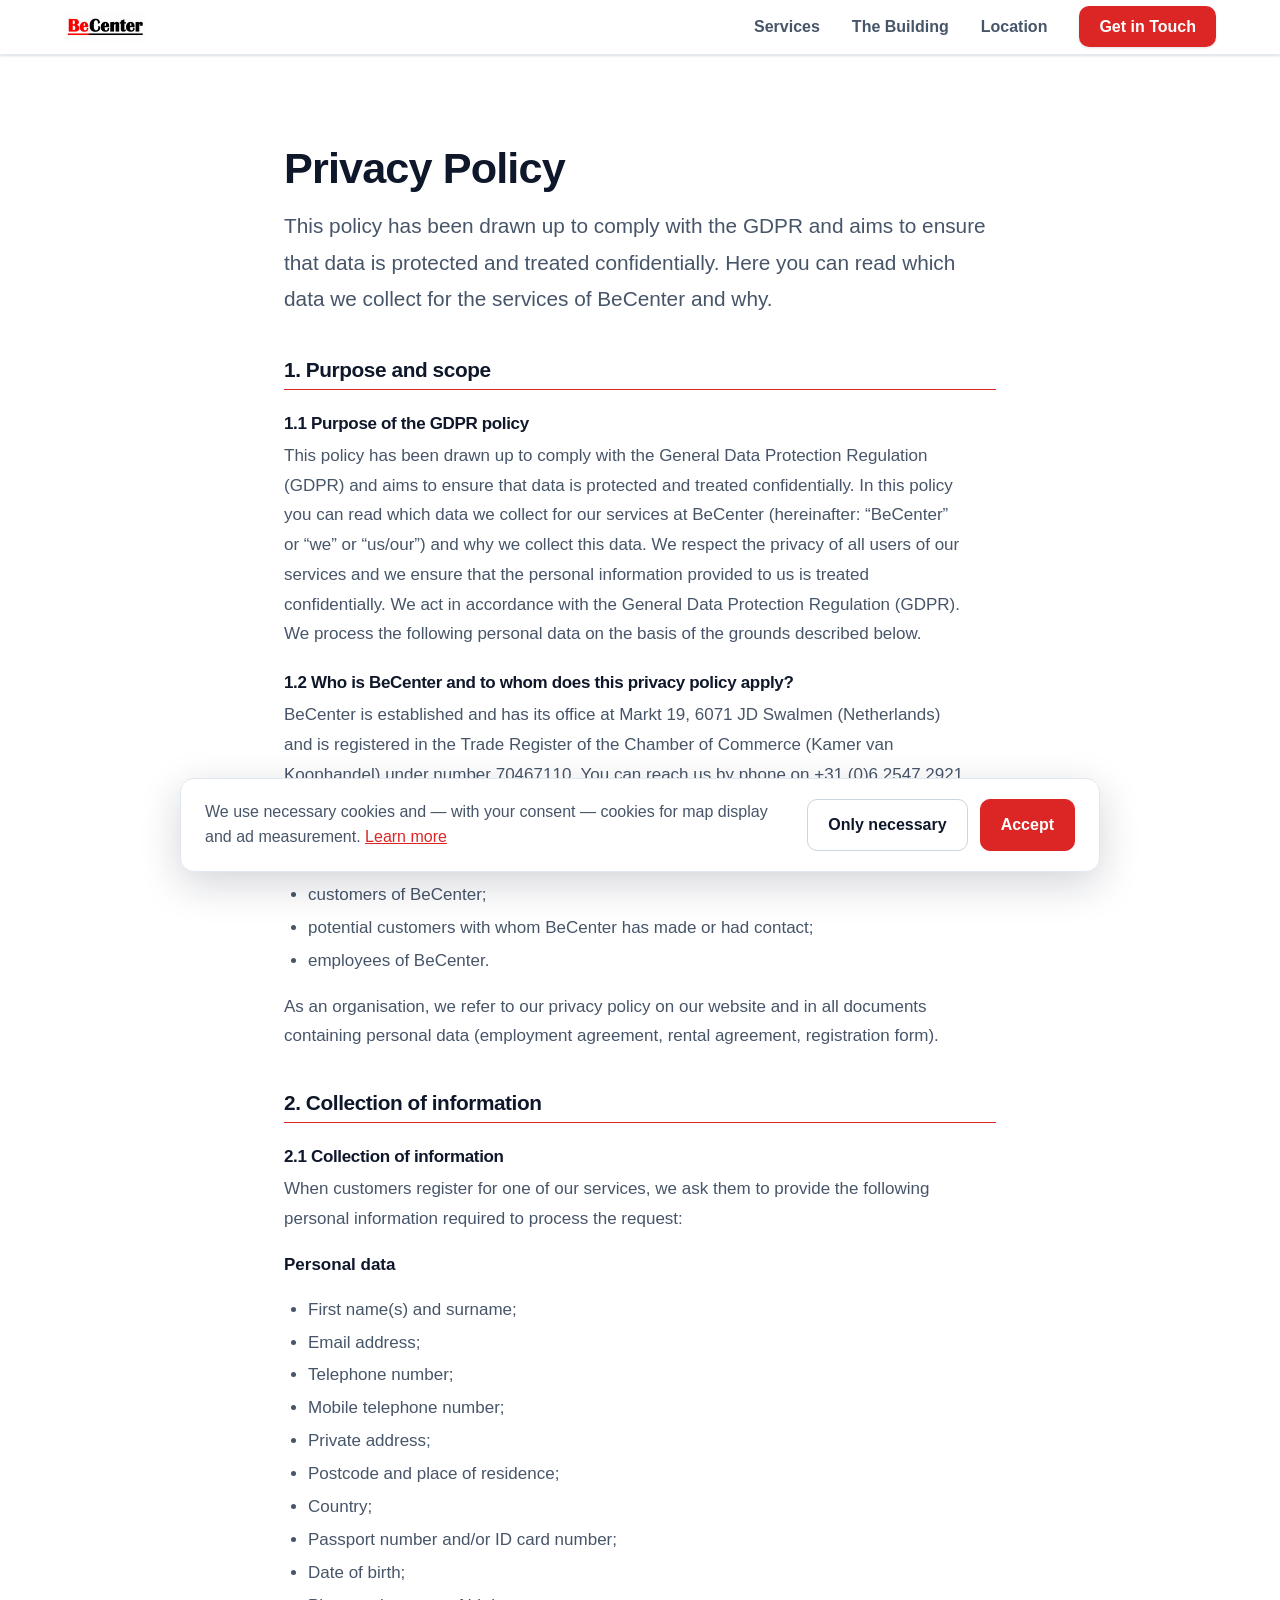
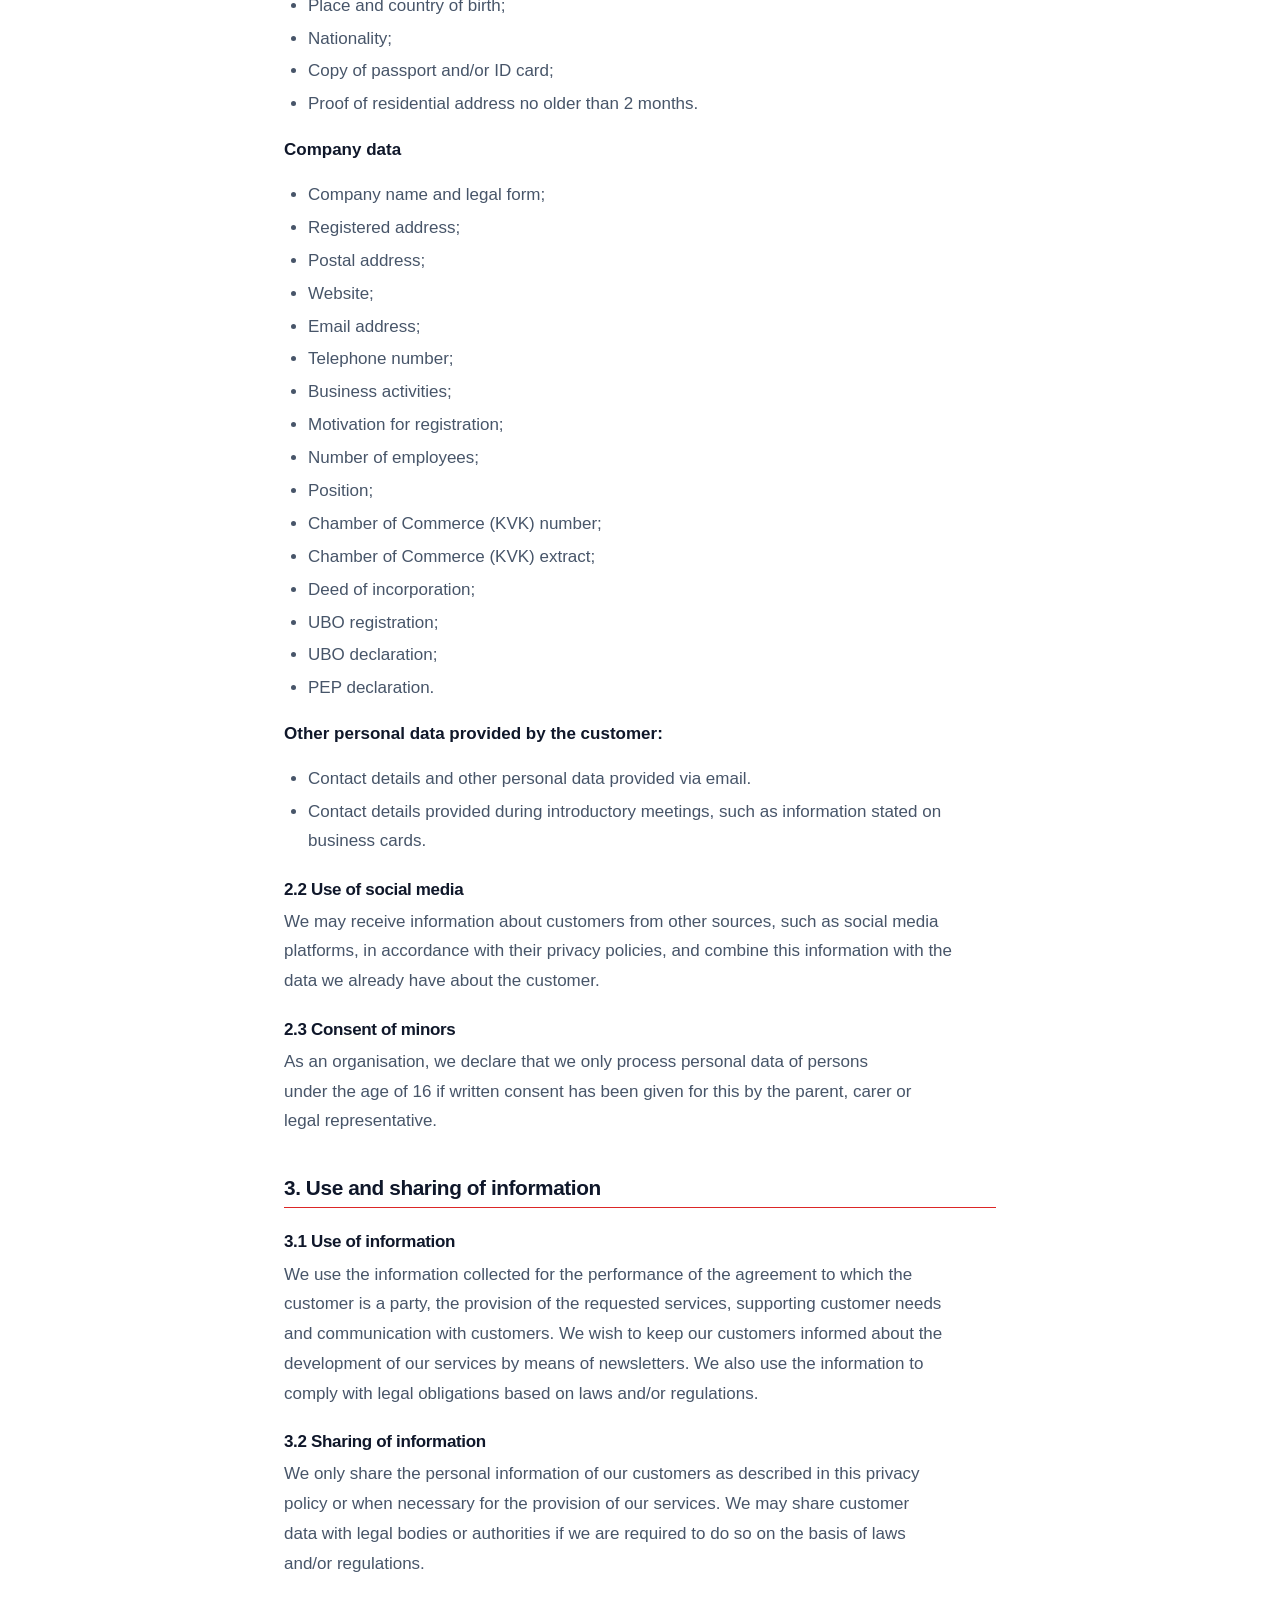
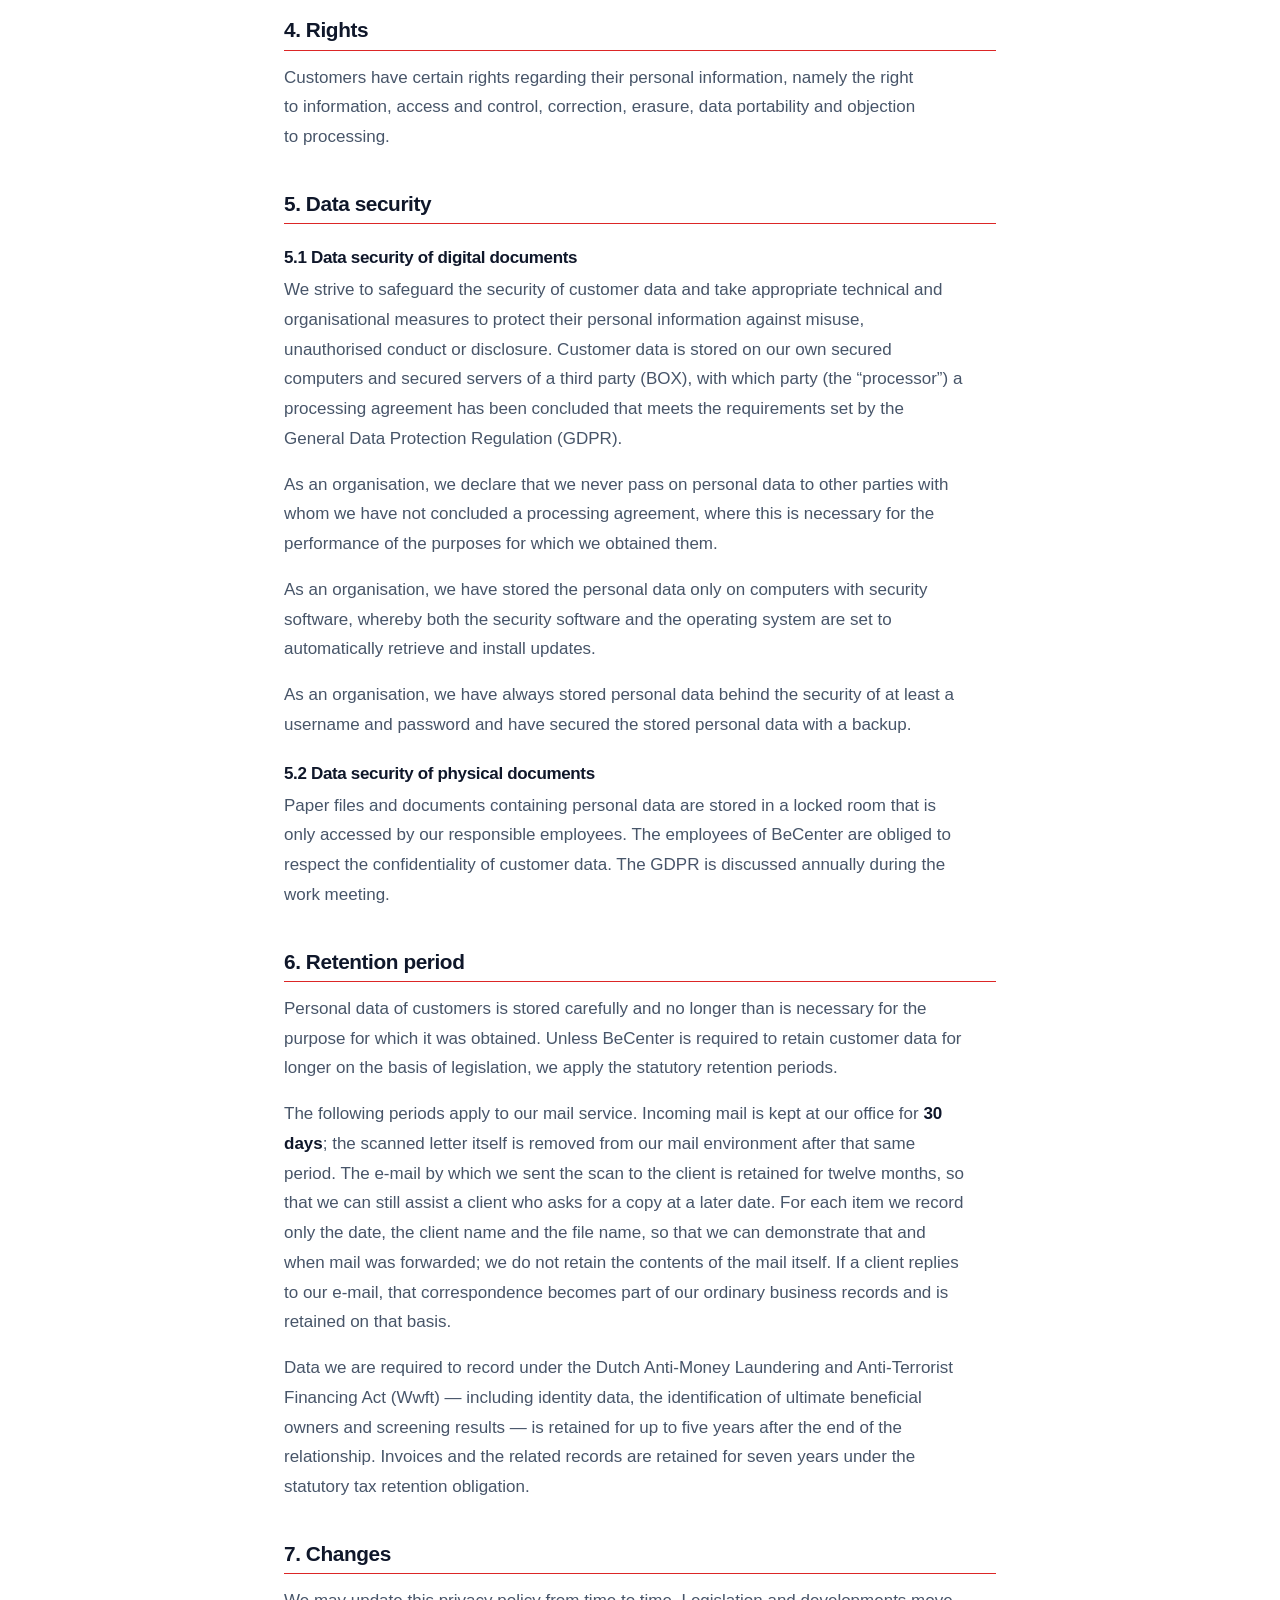
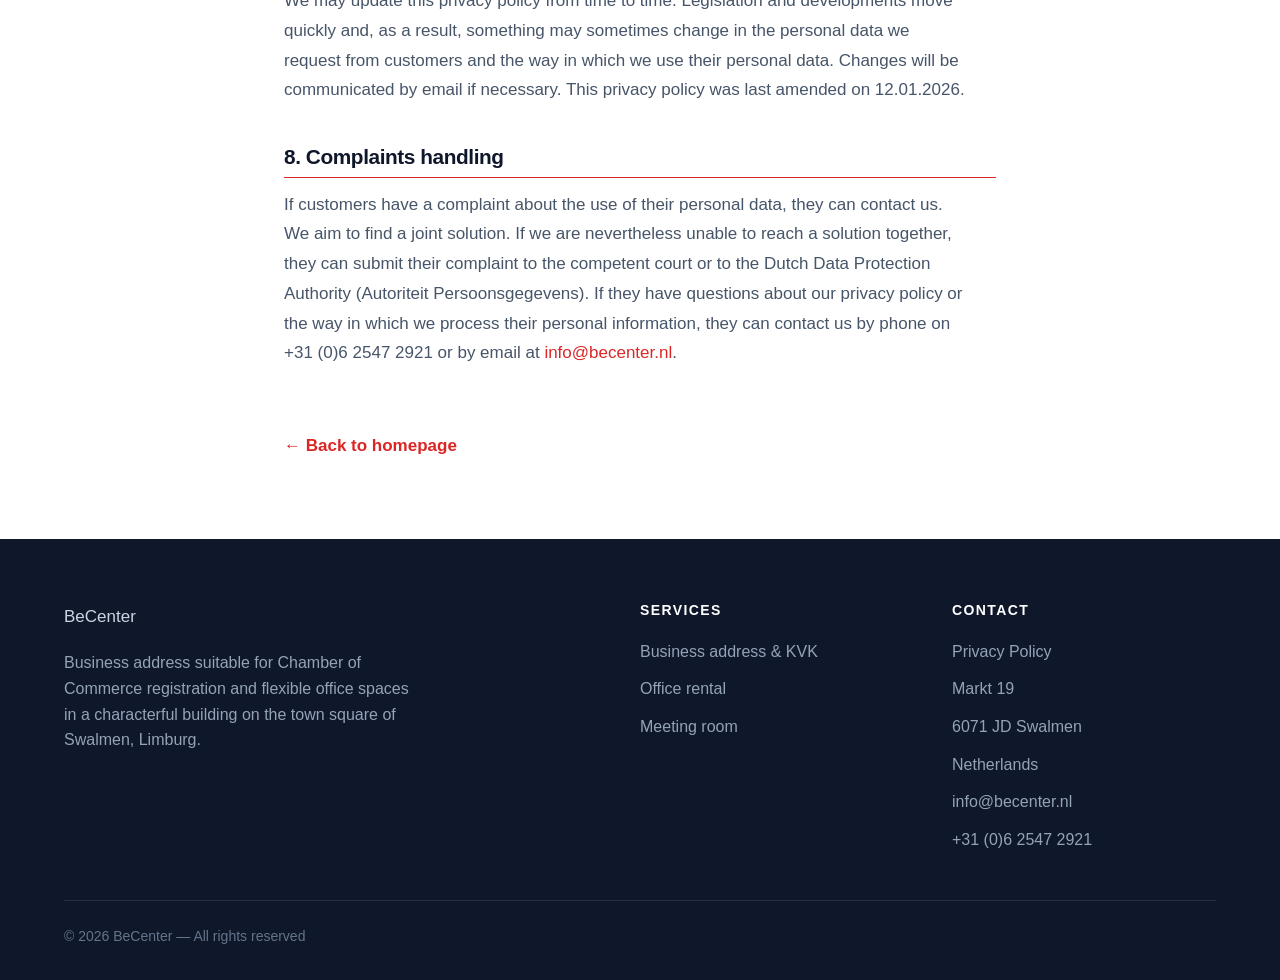
<file: privacy-policy.html>
<!DOCTYPE html>
<html lang="en">
<head>
  <meta charset="UTF-8">
  <meta name="viewport" content="width=device-width, initial-scale=1.0">
  <title>Privacy Policy — BeCenter | Business Address Netherlands</title>
  <meta name="description" content="Privacy Policy of BeCenter — how we process your personal data in accordance with the GDPR.">
  <meta name="robots" content="noindex, follow">
  <link rel="icon" href="data:image/svg+xml,%3Csvg xmlns='http://www.w3.org/2000/svg' viewBox='0 0 32 32'%3E%3Crect width='32' height='32' fill='%23ffffff' rx='4'/%3E%3Ctext x='50%25' y='52%25' dominant-baseline='central' text-anchor='middle' font-family='Helvetica%2C Arial%2C sans-serif' font-weight='bold' font-size='17' fill='%23DC2626'%3EBe%3C/text%3E%3C/svg%3E">
  <link rel="stylesheet" href="./base.css">
  <link rel="stylesheet" href="./style.css">
  <style>
    .legal { padding-top: calc(80px + var(--space-16)); padding-bottom: var(--space-20); }
    .legal__inner { max-width: 760px; margin: 0 auto; padding: 0 var(--space-6); }
    .legal h1 { font-size: var(--text-2xl); margin-bottom: var(--space-4); }
    .legal__intro { color: var(--color-text-muted); font-size: var(--text-lg); line-height: 1.7; margin-bottom: var(--space-10); }
    .legal h2 {
      font-size: var(--text-lg); color: var(--color-text);
      margin: var(--space-10) 0 var(--space-3);
      padding-bottom: var(--space-2); border-bottom: 1px solid var(--color-accent);
    }
    .legal h3 { font-size: var(--text-base); color: var(--color-text); margin: var(--space-6) 0 var(--space-2); }
    .legal p { color: var(--color-text-muted); line-height: 1.75; margin-bottom: var(--space-4); }
    .legal ul { margin: 0 0 var(--space-4) var(--space-6); }
    .legal li { color: var(--color-text-muted); line-height: 1.7; margin-bottom: var(--space-1); }
    .legal strong { color: var(--color-text); }
    .legal a { color: var(--color-accent); }
    .legal .back { display: inline-flex; align-items: center; gap: var(--space-2); margin-top: var(--space-12); font-weight: 600; color: var(--color-accent); }
  </style>
</head>
<body>

  <!-- ─── Navigation ─── -->
  <nav id="nav" class="nav nav--scrolled" aria-label="Main navigation">
    <div class="nav__inner">
      <a href="./index.html" class="nav__logo" aria-label="BeCenter homepage"><img src="./Becenter.png" alt="BeCenter" class="nav__logo-img"></a>
      <ul class="nav__links" role="list">
        <li><a href="./index.html#diensten" class="nav__link">Services</a></li>
        <li><a href="./index.html#pand" class="nav__link">The Building</a></li>
        <li><a href="./index.html#locatie" class="nav__link">Location</a></li>
        <li><a href="./index.html#contact" class="nav__cta">Get in Touch</a></li>
      </ul>
    </div>
  </nav>

  <!-- ─── Privacy Policy ─── -->
  <section class="legal">
    <div class="legal__inner">
      <h1>Privacy Policy</h1>
      <p class="legal__intro">This policy has been drawn up to comply with the GDPR and aims to ensure that data is protected and treated confidentially. Here you can read which data we collect for the services of BeCenter and why.</p>

      <h2>1. Purpose and scope</h2>
      <h3>1.1 Purpose of the GDPR policy</h3>
      <p>This policy has been drawn up to comply with the General Data Protection Regulation (GDPR) and aims to ensure that data is protected and treated confidentially. In this policy you can read which data we collect for our services at BeCenter (hereinafter: “BeCenter” or “we” or “us/our”) and why we collect this data. We respect the privacy of all users of our services and we ensure that the personal information provided to us is treated confidentially. We act in accordance with the General Data Protection Regulation (GDPR). We process the following personal data on the basis of the grounds described below.</p>

      <h3>1.2 Who is BeCenter and to whom does this privacy policy apply?</h3>
      <p>BeCenter is established and has its office at Markt 19, 6071 JD Swalmen (Netherlands) and is registered in the Trade Register of the Chamber of Commerce (Kamer van Koophandel) under number 70467110. You can reach us by phone on +31 (0)6 2547 2921 and by email at <a href="mailto:info@becenter.nl">info@becenter.nl</a>.</p>
      <p>This privacy policy applies to:</p>
      <ul>
        <li>customers of BeCenter;</li>
        <li>potential customers with whom BeCenter has made or had contact;</li>
        <li>employees of BeCenter.</li>
      </ul>
      <p>As an organisation, we refer to our privacy policy on our website and in all documents containing personal data (employment agreement, rental agreement, registration form).</p>

      <h2>2. Collection of information</h2>
      <h3>2.1 Collection of information</h3>
      <p>When customers register for one of our services, we ask them to provide the following personal information required to process the request:</p>
      <p><strong>Personal data</strong></p>
      <ul>
        <li>First name(s) and surname;</li>
        <li>Email address;</li>
        <li>Telephone number;</li>
        <li>Mobile telephone number;</li>
        <li>Private address;</li>
        <li>Postcode and place of residence;</li>
        <li>Country;</li>
        <li>Passport number and/or ID card number;</li>
        <li>Date of birth;</li>
        <li>Place and country of birth;</li>
        <li>Nationality;</li>
        <li>Copy of passport and/or ID card;</li>
        <li>Proof of residential address no older than 2 months.</li>
      </ul>
      <p><strong>Company data</strong></p>
      <ul>
        <li>Company name and legal form;</li>
        <li>Registered address;</li>
        <li>Postal address;</li>
        <li>Website;</li>
        <li>Email address;</li>
        <li>Telephone number;</li>
        <li>Business activities;</li>
        <li>Motivation for registration;</li>
        <li>Number of employees;</li>
        <li>Position;</li>
        <li>Chamber of Commerce (KVK) number;</li>
        <li>Chamber of Commerce (KVK) extract;</li>
        <li>Deed of incorporation;</li>
        <li>UBO registration;</li>
        <li>UBO declaration;</li>
        <li>PEP declaration.</li>
      </ul>
      <p><strong>Other personal data provided by the customer:</strong></p>
      <ul>
        <li>Contact details and other personal data provided via email.</li>
        <li>Contact details provided during introductory meetings, such as information stated on business cards.</li>
      </ul>

      <h3>2.2 Use of social media</h3>
      <p>We may receive information about customers from other sources, such as social media platforms, in accordance with their privacy policies, and combine this information with the data we already have about the customer.</p>

      <h3>2.3 Consent of minors</h3>
      <p>As an organisation, we declare that we only process personal data of persons under the age of 16 if written consent has been given for this by the parent, carer or legal representative.</p>

      <h2>3. Use and sharing of information</h2>
      <h3>3.1 Use of information</h3>
      <p>We use the information collected for the performance of the agreement to which the customer is a party, the provision of the requested services, supporting customer needs and communication with customers. We wish to keep our customers informed about the development of our services by means of newsletters. We also use the information to comply with legal obligations based on laws and/or regulations.</p>

      <h3>3.2 Sharing of information</h3>
      <p>We only share the personal information of our customers as described in this privacy policy or when necessary for the provision of our services. We may share customer data with legal bodies or authorities if we are required to do so on the basis of laws and/or regulations.</p>

      <h2>4. Rights</h2>
      <p>Customers have certain rights regarding their personal information, namely the right to information, access and control, correction, erasure, data portability and objection to processing.</p>

      <h2>5. Data security</h2>
      <h3>5.1 Data security of digital documents</h3>
      <p>We strive to safeguard the security of customer data and take appropriate technical and organisational measures to protect their personal information against misuse, unauthorised conduct or disclosure. Customer data is stored on our own secured computers and secured servers of a third party (BOX), with which party (the “processor”) a processing agreement has been concluded that meets the requirements set by the General Data Protection Regulation (GDPR).</p>
      <p>As an organisation, we declare that we never pass on personal data to other parties with whom we have not concluded a processing agreement, where this is necessary for the performance of the purposes for which we obtained them.</p>
      <p>As an organisation, we have stored the personal data only on computers with security software, whereby both the security software and the operating system are set to automatically retrieve and install updates.</p>
      <p>As an organisation, we have always stored personal data behind the security of at least a username and password and have secured the stored personal data with a backup.</p>

      <h3>5.2 Data security of physical documents</h3>
      <p>Paper files and documents containing personal data are stored in a locked room that is only accessed by our responsible employees. The employees of BeCenter are obliged to respect the confidentiality of customer data. The GDPR is discussed annually during the work meeting.</p>

      <h2>6. Retention period</h2>
      <p>Personal data of customers is stored carefully and no longer than is necessary for the purpose for which it was obtained. Unless BeCenter is required to retain customer data for longer on the basis of legislation, we apply the statutory retention periods.</p>
      <p>The following periods apply to our mail service. Incoming mail is kept at our office for <strong>30 days</strong>; the scanned letter itself is removed from our mail environment after that same period. The e-mail by which we sent the scan to the client is retained for twelve months, so that we can still assist a client who asks for a copy at a later date. For each item we record only the date, the client name and the file name, so that we can demonstrate that and when mail was forwarded; we do not retain the contents of the mail itself. If a client replies to our e-mail, that correspondence becomes part of our ordinary business records and is retained on that basis.</p>
      <p>Data we are required to record under the Dutch Anti-Money Laundering and Anti-Terrorist Financing Act (Wwft) — including identity data, the identification of ultimate beneficial owners and screening results — is retained for up to five years after the end of the relationship. Invoices and the related records are retained for seven years under the statutory tax retention obligation.</p>

      <h2>7. Changes</h2>
      <p>We may update this privacy policy from time to time. Legislation and developments move quickly and, as a result, something may sometimes change in the personal data we request from customers and the way in which we use their personal data. Changes will be communicated by email if necessary. This privacy policy was last amended on 12.01.2026.</p>

      <h2>8. Complaints handling</h2>
      <p>If customers have a complaint about the use of their personal data, they can contact us. We aim to find a joint solution. If we are nevertheless unable to reach a solution together, they can submit their complaint to the competent court or to the Dutch Data Protection Authority (Autoriteit Persoonsgegevens). If they have questions about our privacy policy or the way in which we process their personal information, they can contact us by phone on +31 (0)6 2547 2921 or by email at <a href="mailto:info@becenter.nl">info@becenter.nl</a>.</p>

      <a href="./index.html" class="back">← Back to homepage</a>
    </div>
  </section>

  <!-- ─── Footer ─── -->
  <footer class="footer">
    <div class="footer__inner">
      <div class="footer__top">
        <div class="footer__brand">
          <div class="footer__brand-logo">
            <span class="footer__brand-name">BeCenter</span>
          </div>
          <p class="footer__brand-desc">Business address suitable for Chamber of Commerce registration and flexible office spaces in a characterful building on the town square of Swalmen, Limburg.</p>
        </div>
        <div>
          <h3 class="footer__col-title">Services</h3>
          <ul class="footer__links" role="list">
            <li><a href="./index.html#diensten">Business address &amp; KVK</a></li>
            <li><a href="./index.html#diensten">Office rental</a></li>
            <li><a href="./index.html#diensten">Meeting room</a></li>
          </ul>
        </div>
        <div>
          <h3 class="footer__col-title">Contact</h3>
          <ul class="footer__links" role="list">
            <li><a href="./privacy-policy.html">Privacy Policy</a></li>
            <li>Markt 19</li>
            <li>6071 JD Swalmen</li>
            <li>Netherlands</li>
            <li><a href="mailto:info@becenter.nl">info@becenter.nl</a></li>
            <li><a href="tel:+31625472921">+31 (0)6 2547 2921</a></li>
          </ul>
        </div>
      </div>
      <div class="footer__bottom">
        <p class="footer__copyright">© 2026 BeCenter — All rights reserved</p>
      </div>
    </div>
  </footer>


  <script src="./cookie.js?v=3"></script>
</body>
</html>
</file>
<file: base.css>
/* base.css — BeCenter.nl Design System */

*, *::before, *::after { box-sizing: border-box; margin: 0; padding: 0; }

html {
  -moz-text-size-adjust: none;
  -webkit-text-size-adjust: none;
  text-size-adjust: none;
  -webkit-font-smoothing: antialiased;
  -moz-osx-font-smoothing: grayscale;
  text-rendering: optimizeLegibility;
  scroll-behavior: smooth;
  hanging-punctuation: first last;
  scroll-padding-top: 5rem;
}

body {
  min-height: 100dvh;
  line-height: 1.6;
  font-family: var(--font-body, sans-serif);
  font-size: var(--text-base);
  color: var(--color-text);
  background-color: var(--color-bg);
}

img, picture, video, canvas, svg { display: block; max-width: 100%; height: auto; }
ul[role="list"], ol[role="list"] { list-style: none; }
input, button, textarea, select { font: inherit; color: inherit; }

h1, h2, h3, h4, h5, h6 { text-wrap: balance; line-height: 1.15; }
p, li, figcaption { text-wrap: pretty; max-width: 72ch; }

::selection {
  background: rgba(201, 169, 110, 0.3);
  color: #fff;
}

:focus-visible {
  outline: 2px solid var(--color-accent);
  outline-offset: 3px;
  border-radius: 2px;
}

@media (prefers-reduced-motion: reduce) {
  *, *::before, *::after {
    animation-duration: 0.01ms !important;
    animation-iteration-count: 1 !important;
    transition-duration: 0.01ms !important;
    scroll-behavior: auto !important;
  }
}

button { cursor: pointer; background: none; border: none; }
table { border-collapse: collapse; width: 100%; }

a, button, [role="button"], [role="link"], input, textarea, select {
  transition: color 180ms cubic-bezier(0.16, 1, 0.3, 1),
              background 180ms cubic-bezier(0.16, 1, 0.3, 1),
              border-color 180ms cubic-bezier(0.16, 1, 0.3, 1),
              box-shadow 180ms cubic-bezier(0.16, 1, 0.3, 1),
              transform 180ms cubic-bezier(0.16, 1, 0.3, 1),
              opacity 180ms cubic-bezier(0.16, 1, 0.3, 1);
}

.sr-only {
  position: absolute; width: 1px; height: 1px; padding: 0; margin: -1px;
  overflow: hidden; clip: rect(0, 0, 0, 0); white-space: nowrap; border-width: 0;
}
</file>
<file: style.css>
/* style.css — buroadresseniederlande.com
   Modern, helder, zakelijk thema (licht + blauw) — gericht op Duitse ondernemers */

/* ═══════════════════════════════════════════
   DESIGN TOKENS
   ═══════════════════════════════════════════ */
:root {
  /* Typografie — strakke, moderne sans-serif */
  --font-display: -apple-system, BlinkMacSystemFont, "Segoe UI", Roboto, Helvetica, Arial, sans-serif;
  --font-body: -apple-system, BlinkMacSystemFont, "Segoe UI", Roboto, Helvetica, Arial, sans-serif;

  /* Type-schaal */
  --text-xs:   clamp(0.75rem,  0.7rem  + 0.25vw, 0.875rem);
  --text-sm:   clamp(0.875rem, 0.82rem + 0.3vw,  1rem);
  --text-base: clamp(1rem,     0.96rem + 0.2vw,  1.0625rem);
  --text-lg:   clamp(1.125rem, 1.05rem + 0.4vw,  1.3rem);
  --text-xl:   clamp(1.35rem,  1.1rem  + 1vw,    1.8rem);
  --text-2xl:  clamp(1.8rem,   1.3rem  + 2vw,    2.7rem);
  --text-3xl:  clamp(2.2rem,   1.4rem  + 3vw,    3.4rem);

  /* Spacing */
  --space-1:0.25rem; --space-2:0.5rem; --space-3:0.75rem; --space-4:1rem;
  --space-5:1.25rem; --space-6:1.5rem; --space-7:1.75rem; --space-8:2rem;
  --space-10:2.5rem; --space-12:3rem; --space-16:4rem; --space-20:5rem;
  --space-24:6rem; --space-32:8rem;

  /* Kleuren — licht thema */
  --color-bg:        #ffffff;
  --color-surface:   #f8fafc;
  --color-surface-2: #f1f5f9;
  --color-surface-3: #e9eef5;
  --color-border:    #e2e8f0;
  --color-border-2:  #cbd5e1;
  --color-divider:   #e2e8f0;

  --color-text:       #0f172a;
  --color-text-muted: #475569;
  --color-text-faint: #94a3b8;

  /* Accent — merkrood */
  --color-accent:        #DC2626;
  --color-accent-hover:  #B91C1C;
  --color-accent-dark:   #991B1B;
  --color-accent-soft:   #fef2f2;
  --color-accent-muted:  rgba(220, 38, 38, 0.12);

  /* Donkere sectie (voor contrast-blokken zoals footer/stats) */
  --color-ink:        #0f172a;
  --color-ink-2:      #1e293b;

  /* Radius */
  --radius-sm:0.375rem; --radius-md:0.625rem; --radius-lg:0.875rem;
  --radius-xl:1.25rem; --radius-2xl:1.75rem;

  /* Transities */
  --ease-out: cubic-bezier(0.16, 1, 0.3, 1);
  --transition: 200ms cubic-bezier(0.16, 1, 0.3, 1);

  /* Schaduwen — zacht, modern */
  --shadow-sm: 0 1px 2px rgba(15,23,42,0.06), 0 1px 3px rgba(15,23,42,0.08);
  --shadow-md: 0 4px 6px rgba(15,23,42,0.05), 0 10px 20px rgba(15,23,42,0.08);
  --shadow-lg: 0 12px 24px rgba(15,23,42,0.08), 0 24px 48px rgba(15,23,42,0.10);
  --shadow-blue: 0 8px 24px rgba(37,99,235,0.25);

  --content-wide: 1200px;
}

/* ═══════════════════════════════════════════
   BASIS
   ═══════════════════════════════════════════ */
body {
  font-family: var(--font-body);
  color: var(--color-text);
  background: var(--color-bg);
  font-size: var(--text-base);
}

h1, h2, h3, h4 {
  font-family: var(--font-display);
  color: var(--color-text);
  font-weight: 700;
  letter-spacing: -0.02em;
  line-height: 1.12;
}

a { color: var(--color-accent); text-decoration: none; }
a:hover { color: var(--color-accent-hover); }

.container {
  max-width: var(--content-wide);
  margin: 0 auto;
  padding: 0 var(--space-6);
}

.section { padding: clamp(var(--space-16), 7vw, var(--space-32)) 0; }

.section__label {
  display: inline-block;
  font-size: var(--text-xs);
  font-weight: 700;
  letter-spacing: 0.12em;
  text-transform: uppercase;
  color: var(--color-accent);
  margin-bottom: var(--space-3);
}

.section__title {
  font-size: var(--text-2xl);
  margin-bottom: var(--space-5);
  max-width: 22ch;
}

.section__text, .section__sub {
  font-size: var(--text-lg);
  color: var(--color-text-muted);
  max-width: 60ch;
  line-height: 1.65;
}

.section__header { margin-bottom: var(--space-12); }

/* ═══════════════════════════════════════════
   NAVIGATIE
   ═══════════════════════════════════════════ */
.nav {
  position: fixed;
  top: 0; left: 0; right: 0;
  z-index: 100;
  padding: var(--space-4) 0;
  background: #ffffff;
  border-bottom: 1px solid transparent;
  transition: padding var(--transition), border-color var(--transition), box-shadow var(--transition);
}
.nav--scrolled {
  padding: var(--space-3) 0;
  border-bottom-color: var(--color-border);
  box-shadow: var(--shadow-sm);
}
.nav__inner {
  max-width: var(--content-wide);
  margin: 0 auto;
  padding: 0 var(--space-6);
  display: flex; align-items: center; justify-content: space-between;
}
.nav__logo { display: flex; align-items: center; }
.nav__logo-img {
  height: 30px; width: auto; display: block;
}

.nav__links { display: flex; align-items: center; gap: var(--space-8); list-style: none; }
.nav__link {
  font-size: var(--text-sm); font-weight: 600;
  color: var(--color-text-muted);
  position: relative;
}
.nav__link:hover { color: var(--color-text); }
.nav__link::after {
  content: ''; position: absolute; bottom: -5px; left: 0;
  width: 0; height: 2px; background: var(--color-accent);
  border-radius: 2px; transition: width var(--transition);
}
.nav__link:hover::after { width: 100%; }

.nav__cta {
  font-size: var(--text-sm); font-weight: 700;
  color: #fff; background: var(--color-accent);
  padding: var(--space-3) var(--space-5);
  border-radius: var(--radius-md);
  box-shadow: var(--shadow-sm);
  transition: background var(--transition), transform var(--transition), box-shadow var(--transition);
}
.nav__cta:hover {
  background: var(--color-accent-hover); color: #fff;
  transform: translateY(-1px); box-shadow: var(--shadow-blue);
}

.nav__hamburger {
  display: none; flex-direction: column; gap: 5px;
  padding: var(--space-2); z-index: 101;
}
.nav__hamburger span {
  display: block; width: 24px; height: 2px;
  background: var(--color-text); border-radius: 2px;
  transition: transform var(--transition), opacity var(--transition);
}
.nav__hamburger.active span:nth-child(1) { transform: translateY(7px) rotate(45deg); }
.nav__hamburger.active span:nth-child(2) { opacity: 0; }
.nav__hamburger.active span:nth-child(3) { transform: translateY(-7px) rotate(-45deg); }

@media (max-width: 860px) {
  .nav__hamburger { display: flex; }
  .nav__links {
    position: fixed; inset: 0;
    background: #fff;
    flex-direction: column; justify-content: center;
    gap: var(--space-6);
    opacity: 0; pointer-events: none;
    transition: opacity var(--transition);
  }
  .nav__links.open { opacity: 1; pointer-events: auto; }
  .nav__link { font-size: var(--text-xl); }
  .nav__cta { font-size: var(--text-lg); padding: var(--space-3) var(--space-8); }
}

/* ═══════════════════════════════════════════
   HERO
   ═══════════════════════════════════════════ */
.hero {
  padding-top: calc(76px + var(--space-16));
  padding-bottom: var(--space-20);
  background:
    radial-gradient(1200px 500px at 80% -10%, var(--color-accent-soft), transparent 60%),
    linear-gradient(180deg, #ffffff 0%, var(--color-surface) 100%);
}
.hero__inner {
  max-width: var(--content-wide); margin: 0 auto; padding: 0 var(--space-6);
  display: grid; grid-template-columns: 1.05fr 0.95fr;
  gap: var(--space-16); align-items: center;
}
.hero__content { display: flex; flex-direction: column; align-items: flex-start; }
.hero__title {
  font-size: var(--text-3xl);
  margin-bottom: var(--space-5);
  letter-spacing: -0.03em;
}
.hero__subtitle {
  font-size: var(--text-lg);
  color: var(--color-text-muted);
  line-height: 1.65; margin-bottom: var(--space-8);
  max-width: 46ch;
}
.hero__trust { display: flex; flex-wrap: wrap; gap: var(--space-3); margin-bottom: var(--space-8); }
.hero__trust-item {
  display: inline-flex; align-items: center; gap: var(--space-2);
  font-size: var(--text-sm); font-weight: 600;
  color: var(--color-text);
  background: #fff;
  border: 1px solid var(--color-border);
  padding: var(--space-2) var(--space-4);
  border-radius: 100px;
  box-shadow: var(--shadow-sm);
}
.hero__trust-item::before {
  content: '✓'; color: var(--color-accent); font-weight: 800;
}
.hero__actions { display: flex; gap: var(--space-4); flex-wrap: wrap; }
.hero__cta {
  display: inline-flex; align-items: center; gap: var(--space-3);
  font-size: var(--text-base); font-weight: 700;
  color: #fff; background: var(--color-accent);
  padding: var(--space-4) var(--space-8);
  border-radius: var(--radius-md);
  box-shadow: var(--shadow-blue);
  transition: background var(--transition), transform var(--transition), box-shadow var(--transition);
}
.hero__cta:hover {
  background: var(--color-accent-hover); color: #fff;
  transform: translateY(-2px);
  box-shadow: 0 12px 32px rgba(37,99,235,0.35);
}

.hero__image-col { position: relative; }
.hero__image-wrapper {
  position: relative; border-radius: var(--radius-2xl); overflow: hidden;
  box-shadow: var(--shadow-lg);
  border: 1px solid var(--color-border);
}
.hero__image-wrapper img {
  width: 100%; height: auto; display: block;
  aspect-ratio: 4/3; object-fit: cover;
}

@media (max-width: 860px) {
  .hero { padding-top: calc(68px + var(--space-10)); padding-bottom: var(--space-12); }
  .hero__inner { grid-template-columns: 1fr; gap: var(--space-10); }
  .hero__image-col { order: -1; }
}

/* ═══════════════════════════════════════════
   STATS BAR
   ═══════════════════════════════════════════ */
.stats { background: var(--color-ink); }
.stats__inner {
  max-width: var(--content-wide); margin: 0 auto;
  padding: var(--space-10) var(--space-6);
  display: grid; grid-template-columns: repeat(3, 1fr); gap: var(--space-8);
}
.stats__inner > div {
  text-align: center;
  padding: 0 var(--space-4);
  border-left: 1px solid rgba(255,255,255,0.12);
}
.stats__inner > div:first-child { border-left: none; }
.stat__value {
  font-family: var(--font-display);
  font-size: var(--text-lg); font-weight: 700;
  color: #fff; margin-bottom: var(--space-2); line-height: 1.3;
}
.stat__label {
  font-size: var(--text-xs); font-weight: 600;
  color: #f87171;
  text-transform: uppercase; letter-spacing: 0.1em;
}
@media (max-width: 760px) {
  .stats__inner { grid-template-columns: 1fr; gap: var(--space-6); }
  .stats__inner > div { border-left: none; padding-bottom: var(--space-6); border-bottom: 1px solid rgba(255,255,255,0.12); }
  .stats__inner > div:last-child { border-bottom: none; padding-bottom: 0; }
}

/* ═══════════════════════════════════════════
   OVER (ABOUT)
   ═══════════════════════════════════════════ */
.about__grid {
  display: grid; grid-template-columns: 1fr 1fr;
  gap: var(--space-12); align-items: center;
  margin-top: var(--space-12);
}
.about__image-wrapper {
  position: relative; overflow: hidden;
  border-radius: var(--radius-xl);
  box-shadow: var(--shadow-md);
  border: 1px solid var(--color-border);
}
.about__image-wrapper img {
  width: 100%; height: 100%; object-fit: cover; aspect-ratio: 4/3;
}
.about__image-accent { display: none; }

.about__cards { display: grid; grid-template-columns: 1fr 1fr; gap: var(--space-4); }
.about__card {
  padding: var(--space-6);
  background: #fff;
  border: 1px solid var(--color-border);
  border-radius: var(--radius-lg);
  transition: border-color var(--transition), box-shadow var(--transition), transform var(--transition);
}
.about__card:hover {
  border-color: var(--color-accent);
  box-shadow: var(--shadow-md);
  transform: translateY(-3px);
}
.about__card-title {
  font-size: var(--text-base); font-weight: 700;
  margin-bottom: var(--space-2);
  padding-left: var(--space-4); position: relative;
}
.about__card-title::before {
  content: ''; position: absolute; left: 0; top: 4px; bottom: 4px;
  width: 4px; border-radius: 4px; background: var(--color-accent);
}
.about__card-desc { font-size: var(--text-sm); color: var(--color-text-muted); line-height: 1.6; }

@media (max-width: 860px) {
  .about__grid { grid-template-columns: 1fr; gap: var(--space-8); }
  .about__cards { grid-template-columns: 1fr; }
}

/* ═══════════════════════════════════════════
   DIVIDER
   ═══════════════════════════════════════════ */
.divider { max-width: var(--content-wide); margin: 0 auto; padding: 0 var(--space-6); }
.divider__line { height: 1px; background: var(--color-border); }

/* ═══════════════════════════════════════════
   DIENSTEN (SERVICES)
   ═══════════════════════════════════════════ */
.services { background: var(--color-surface); }
.services__grid {
  display: grid; gap: var(--space-5); margin-top: var(--space-12);
}
.services__grid--four { grid-template-columns: repeat(3, 1fr); }

.service-card {
  position: relative;
  padding: var(--space-7) var(--space-6);
  background: #fff;
  border: 1px solid var(--color-border);
  border-radius: var(--radius-xl);
  display: flex; flex-direction: column;
  transition: border-color var(--transition), transform var(--transition), box-shadow var(--transition);
}
.service-card:hover {
  border-color: var(--color-accent);
  transform: translateY(-5px);
  box-shadow: var(--shadow-lg);
}
.service-card--featured {
  border-color: var(--color-accent);
  box-shadow: 0 0 0 1px var(--color-accent), var(--shadow-md);
}
.service-card__badge {
  display: inline-block; align-self: flex-start;
  font-size: var(--text-xs); font-weight: 700;
  letter-spacing: 0.06em; text-transform: uppercase;
  color: #fff; background: var(--color-accent);
  padding: var(--space-1) var(--space-3);
  border-radius: 100px; margin-bottom: var(--space-4);
}
/* Niet-featured kaarten: titel uitlijnen op gelijke hoogte als featured */
.service-card:not(.service-card--featured) .service-card__title {
  margin-top: calc(var(--text-xs) + var(--space-1) * 2 + var(--space-4));
}
.service-card__title {
  font-size: var(--text-lg); font-weight: 700;
  margin-bottom: var(--space-3); line-height: 1.2;
  overflow-wrap: break-word; hyphens: auto;
}
.service-card__desc {
  font-size: var(--text-sm); color: var(--color-text-muted);
  line-height: 1.55; margin-bottom: var(--space-5);
}
.service-card__features {
  list-style: none; padding: 0; margin: 0 0 auto;
  display: flex; flex-direction: column; gap: var(--space-3);
}
.service-card__feature {
  display: flex; align-items: flex-start; gap: var(--space-3);
  font-size: var(--text-sm); color: var(--color-text); line-height: 1.45;
}
.service-card__feature::before {
  content: ''; flex-shrink: 0; margin-top: 2px;
  width: 18px; height: 18px; border-radius: 50%;
  background-color: var(--color-accent-soft);
  background-image: url("data:image/svg+xml,%3Csvg xmlns='http://www.w3.org/2000/svg' width='12' height='12' viewBox='0 0 24 24' fill='none' stroke='%23DC2626' stroke-width='3' stroke-linecap='round' stroke-linejoin='round'%3E%3Cpolyline points='20 6 9 17 4 12'/%3E%3C/svg%3E");
  background-repeat: no-repeat; background-position: center;
}
.service-card__price {
  margin-top: var(--space-7); padding-top: var(--space-5);
  border-top: 1px solid var(--color-border);
}
.service-card__price-label {
  font-size: var(--text-xs); color: var(--color-text-faint);
  text-transform: uppercase; letter-spacing: 0.08em; margin-bottom: var(--space-1);
}
.service-card__price-value {
  font-family: var(--font-display);
  font-size: var(--text-xl); font-weight: 800; color: var(--color-text);
}
.service-card__price-period {
  font-size: var(--text-sm); font-weight: 500; color: var(--color-text-muted);
}
.service-card__cta {
  margin-top: var(--space-5);
  display: inline-flex; align-items: center; justify-content: center;
  font-size: var(--text-sm); font-weight: 700;
  color: var(--color-accent); background: var(--color-accent-soft);
  padding: var(--space-3) var(--space-5);
  border-radius: var(--radius-md);
  transition: background var(--transition), color var(--transition), transform var(--transition);
}
.service-card__cta:hover {
  background: var(--color-accent); color: #fff; transform: translateY(-1px);
}
.service-card--featured .service-card__cta { background: var(--color-accent); color: #fff; }
.service-card--featured .service-card__cta:hover { background: var(--color-accent-hover); }

@media (max-width: 1024px) {
  .services__grid--four { grid-template-columns: repeat(3, 1fr); gap: var(--space-4); }
}
@media (max-width: 880px) {
  .services__grid--four { grid-template-columns: 1fr; max-width: 440px; margin-left: auto; margin-right: auto; }
  .service-card:not(.service-card--featured) .service-card__title { margin-top: 0; }
}

/* ═══════════════════════════════════════════
   HET PAND
   ═══════════════════════════════════════════ */
.pand__content {
  display: grid; grid-template-columns: 1fr 1fr;
  gap: var(--space-12); align-items: start; margin-top: var(--space-12);
}
.pand__text p { color: var(--color-text-muted); font-size: var(--text-base); line-height: 1.7; margin-bottom: var(--space-5); }
.pand__facilities {
  display: grid; grid-template-columns: 1fr 1fr; gap: var(--space-3); margin-top: var(--space-6);
}
.pand__facility {
  display: flex; align-items: center; gap: var(--space-3);
  font-size: var(--text-sm); font-weight: 600; color: var(--color-text);
  background: var(--color-surface);
  border: 1px solid var(--color-border);
  padding: var(--space-3) var(--space-4);
  border-radius: var(--radius-md);
}
.pand__facility::before {
  content: ''; flex-shrink: 0;
  width: 8px; height: 8px; border-radius: 50%;
  background: var(--color-accent);
}
.pand__gallery { display: grid; grid-template-columns: 1fr 1fr; gap: var(--space-4); }
.pand__gallery-item {
  overflow: hidden; border-radius: var(--radius-lg); aspect-ratio: 4/3;
  border: 1px solid var(--color-border); box-shadow: var(--shadow-sm);
}
.pand__gallery-item img { width: 100%; height: 100%; object-fit: cover; transition: transform 0.6s var(--ease-out); }
.pand__gallery-item:hover img { transform: scale(1.05); }

@media (max-width: 860px) {
  .pand__content { grid-template-columns: 1fr; gap: var(--space-8); }
  .pand__facilities { grid-template-columns: 1fr; }
}

/* ═══════════════════════════════════════════
   LOCATIE
   ═══════════════════════════════════════════ */
.location__content {
  display: grid; grid-template-columns: 1fr 1fr;
  gap: var(--space-12); margin-top: var(--space-4); align-items: start;
}
.location__text p { color: var(--color-text-muted); font-size: var(--text-base); line-height: 1.7; margin-bottom: var(--space-5); }
.location__highlights {
  display: grid; grid-template-columns: 1fr; gap: var(--space-3);
  margin-top: var(--space-6); list-style: none; padding: 0;
}
.location__highlight {
  display: flex; align-items: center; gap: var(--space-3);
  font-size: var(--text-sm); font-weight: 600; color: var(--color-text);
  background: #fff; border: 1px solid var(--color-border);
  padding: var(--space-4) var(--space-5); border-radius: var(--radius-md);
  transition: border-color var(--transition), transform var(--transition);
}
.location__highlight:hover { border-color: var(--color-accent); transform: translateX(3px); }
.location__highlight::before {
  content: ''; flex-shrink: 0;
  width: 22px; height: 22px; border-radius: 50%;
  background-color: var(--color-accent-soft);
  background-image: url("data:image/svg+xml,%3Csvg xmlns='http://www.w3.org/2000/svg' width='13' height='13' viewBox='0 0 24 24' fill='none' stroke='%23DC2626' stroke-width='3' stroke-linecap='round' stroke-linejoin='round'%3E%3Cpolyline points='20 6 9 17 4 12'/%3E%3C/svg%3E");
  background-repeat: no-repeat; background-position: center;
}
.location__map-wrapper {
  border-radius: var(--radius-xl); overflow: hidden;
  border: 1px solid var(--color-border); box-shadow: var(--shadow-md);
  aspect-ratio: 4/3;
}
.location__map-wrapper iframe { width: 100%; height: 100%; border: 0; }

@media (max-width: 860px) {
  .location__content { grid-template-columns: 1fr; gap: var(--space-8); }
}

/* ═══════════════════════════════════════════
   FAQ
   ═══════════════════════════════════════════ */
.faq { background: var(--color-surface); }
.faq__list { max-width: 820px; margin: var(--space-12) auto 0; display: flex; flex-direction: column; gap: var(--space-3); }
.faq__item {
  background: #fff; border: 1px solid var(--color-border);
  border-radius: var(--radius-lg); overflow: hidden;
  transition: border-color var(--transition), box-shadow var(--transition);
}
.faq__item.open { border-color: var(--color-accent); box-shadow: var(--shadow-sm); }
button.faq__question {
  width: 100%; text-align: left;
  padding: var(--space-5) var(--space-6);
  font-family: var(--font-body);
  font-size: var(--text-base); font-weight: 700; color: var(--color-text);
  cursor: pointer; display: flex; justify-content: space-between; align-items: center; gap: var(--space-4);
}
button.faq__question::after {
  content: '+'; font-size: 1.6rem; font-weight: 300; line-height: 1;
  color: var(--color-accent); flex-shrink: 0;
  transition: transform var(--transition);
}
.faq__item.open button.faq__question::after { transform: rotate(45deg); }
.faq__answer {
  overflow: hidden; max-height: 0;
  transition: max-height 0.4s var(--ease-out), padding 0.4s var(--ease-out);
  padding: 0 var(--space-6);
}
.faq__item.open .faq__answer { max-height: 500px; padding-bottom: var(--space-5); }
.faq__answer p { color: var(--color-text-muted); font-size: var(--text-base); line-height: 1.7; }

/* ═══════════════════════════════════════════
   CONTACT
   ═══════════════════════════════════════════ */
.contact__content {
  display: grid; grid-template-columns: 0.9fr 1.1fr;
  gap: var(--space-12); margin-top: var(--space-4); align-items: start;
}
.contact__info { display: flex; flex-direction: column; gap: var(--space-6); }
.contact__info > div:first-child { margin-bottom: var(--space-2); }
.contact__info-item { display: flex; gap: var(--space-4); align-items: flex-start; }
.contact__info-icon {
  width: 44px; height: 44px; border-radius: var(--radius-md);
  background: var(--color-accent-soft);
  display: flex; align-items: center; justify-content: center; flex-shrink: 0;
}
.contact__info-icon svg { width: 20px; height: 20px; color: var(--color-accent); }
.contact__info-label { font-size: var(--text-xs); color: var(--color-text-faint); text-transform: uppercase; letter-spacing: 0.08em; margin-bottom: var(--space-1); font-weight: 600; }
.contact__info-value { font-size: var(--text-base); color: var(--color-text); line-height: 1.5; }
.contact__info-value a { color: var(--color-text); }
.contact__info-value a:hover { color: var(--color-accent); }

.contact__form {
  display: flex; flex-direction: column; gap: var(--space-4);
  background: #fff;
  border: 1px solid var(--color-border);
  border-radius: var(--radius-xl);
  padding: var(--space-8);
  box-shadow: var(--shadow-md);
}
.form-group { display: flex; flex-direction: column; gap: var(--space-2); }
.form-group label { font-size: var(--text-sm); font-weight: 600; color: var(--color-text); }
.contact__content > * { min-width: 0; }
.contact__form { min-width: 0; }
.form-group input, .form-group select, .form-group textarea {
  width: 100%; min-width: 0;
  background: #fff;
  border: 1px solid var(--color-border-2);
  border-radius: var(--radius-md);
  padding: var(--space-3) var(--space-4);
  font-size: var(--text-base); color: var(--color-text);
  outline: none; transition: border-color var(--transition), box-shadow var(--transition);
}
.form-group input::placeholder, .form-group textarea::placeholder { color: var(--color-text-faint); }
.form-group input:focus, .form-group select:focus, .form-group textarea:focus {
  border-color: var(--color-accent);
  box-shadow: 0 0 0 3px var(--color-accent-muted);
}
.form-group select {
  appearance: none;
  background-image: url("data:image/svg+xml,%3Csvg xmlns='http://www.w3.org/2000/svg' width='16' height='16' viewBox='0 0 24 24' fill='none' stroke='%23475569' stroke-width='2' stroke-linecap='round' stroke-linejoin='round'%3E%3Cpath d='M6 9l6 6 6-6'/%3E%3C/svg%3E");
  background-repeat: no-repeat; background-position: right var(--space-4) center; padding-right: var(--space-10);
}
.form-group textarea { min-height: 120px; resize: vertical; }
.form__submit {
  margin-top: var(--space-2);
  font-family: var(--font-body); font-size: var(--text-base); font-weight: 700;
  color: #fff; background: var(--color-accent);
  padding: var(--space-4) var(--space-8);
  border: none; border-radius: var(--radius-md); cursor: pointer;
  box-shadow: var(--shadow-blue);
  transition: background var(--transition), transform var(--transition), box-shadow var(--transition);
}
.form__submit:hover { background: var(--color-accent-hover); transform: translateY(-2px); box-shadow: 0 12px 32px rgba(37,99,235,0.35); }

@media (max-width: 860px) {
  .contact__content { grid-template-columns: 1fr; gap: var(--space-10); }
  .contact__form { padding: var(--space-6); }
}

/* ═══════════════════════════════════════════
   FOOTER
   ═══════════════════════════════════════════ */
.footer { background: var(--color-ink); color: #cbd5e1; padding: var(--space-16) 0 var(--space-8); }
.footer__inner { max-width: var(--content-wide); margin: 0 auto; padding: 0 var(--space-6); }
.footer__top { display: grid; grid-template-columns: 2fr 1fr 1fr; gap: var(--space-12); margin-bottom: var(--space-12); }
.footer__brand { max-width: 360px; }
.footer__brand-logo { margin-bottom: var(--space-5); }
.footer__logo-img {
  height: 44px; width: auto; display: block;
  background: #fff;
  padding: 9px 14px;
  border-radius: var(--radius-md);
}
.footer__brand-desc { font-size: var(--text-sm); color: #94a3b8; line-height: 1.6; }
.footer__col-title { font-size: var(--text-xs); font-weight: 700; letter-spacing: 0.1em; text-transform: uppercase; color: #fff; margin-bottom: var(--space-5); }
.footer__links { list-style: none; display: flex; flex-direction: column; gap: var(--space-3); }
.footer__links li { font-size: var(--text-sm); color: #94a3b8; }
.footer__links a { font-size: var(--text-sm); color: #94a3b8; }
.footer__links a:hover { color: #fff; }
.footer__bottom { padding-top: var(--space-6); border-top: 1px solid rgba(255,255,255,0.1); }
.footer__copyright { font-size: var(--text-xs); color: #64748b; }

@media (max-width: 760px) {
  .footer__top { grid-template-columns: 1fr; gap: var(--space-8); }
}

/* ═══════════════════════════════════════════
   SCROLL REVEAL
   ═══════════════════════════════════════════ */
.reveal { opacity: 0; transform: translateY(24px); transition: opacity 0.7s var(--ease-out), transform 0.7s var(--ease-out); }
.reveal.visible { opacity: 1; transform: translateY(0); }

/* Selectie-kleur (base.css had goud) */
::selection { background: var(--color-accent-muted); color: var(--color-text); }


/* ═══════════════════════════════════════════
   COOKIE BANNER + MAP CONSENT
   ═══════════════════════════════════════════ */
.cookie-banner {
  position: fixed;
  left: 50%;
  bottom: clamp(12px, 3vw, 28px);
  transform: translateX(-50%);
  z-index: 1000;
  width: min(920px, calc(100% - 24px));
  display: flex;
  align-items: center;
  gap: var(--space-6);
  padding: var(--space-5) var(--space-6);
  background: #fff;
  color: var(--color-text, #0f172a);
  border: 1px solid var(--color-border, #e2e8f0);
  border-radius: var(--radius-lg, 14px);
  box-shadow: 0 12px 40px rgba(15,23,42,0.18);
}
.cookie-banner__text {
  margin: 0;
  font-size: var(--text-sm);
  line-height: 1.55;
  color: var(--color-text-muted, #475569);
}
.cookie-banner__text a { color: var(--color-accent); text-decoration: underline; }
.cookie-banner__actions { display: flex; gap: var(--space-3); flex-shrink: 0; }
.cookie-btn {
  font-family: inherit;
  font-size: var(--text-sm);
  font-weight: 700;
  padding: var(--space-3) var(--space-5);
  border-radius: var(--radius-md, 10px);
  cursor: pointer;
  border: 1px solid var(--color-border-2, #cbd5e1);
  background: transparent;
  color: var(--color-text, #0f172a);
  transition: all 180ms ease;
  white-space: nowrap;
}
.cookie-btn--ghost:hover { border-color: var(--color-accent); color: var(--color-accent); }
.cookie-btn--primary {
  background: var(--color-accent);
  border-color: var(--color-accent);
  color: #fff;
}
.cookie-btn--primary:hover { filter: brightness(1.08); }

.map-placeholder {
  position: absolute;
  inset: 0;
  display: flex;
  flex-direction: column;
  align-items: center;
  justify-content: center;
  gap: var(--space-4);
  text-align: center;
  padding: var(--space-6);
  background: var(--color-surface-2, #f1f5f9);
  border-radius: inherit;
}
.map-placeholder p {
  margin: 0;
  max-width: 42ch;
  font-size: var(--text-sm);
  color: var(--color-text-muted, #475569);
  line-height: 1.6;
}
.location__map-wrapper { position: relative; }

@media (max-width: 680px) {
  .cookie-banner { flex-direction: column; align-items: stretch; text-align: left; }
  .cookie-banner__actions { justify-content: stretch; }
  .cookie-btn { flex: 1; }
}


/* mobiel: nooit horizontaal scrollen */
html, body { overflow-x: hidden; }
</file>
